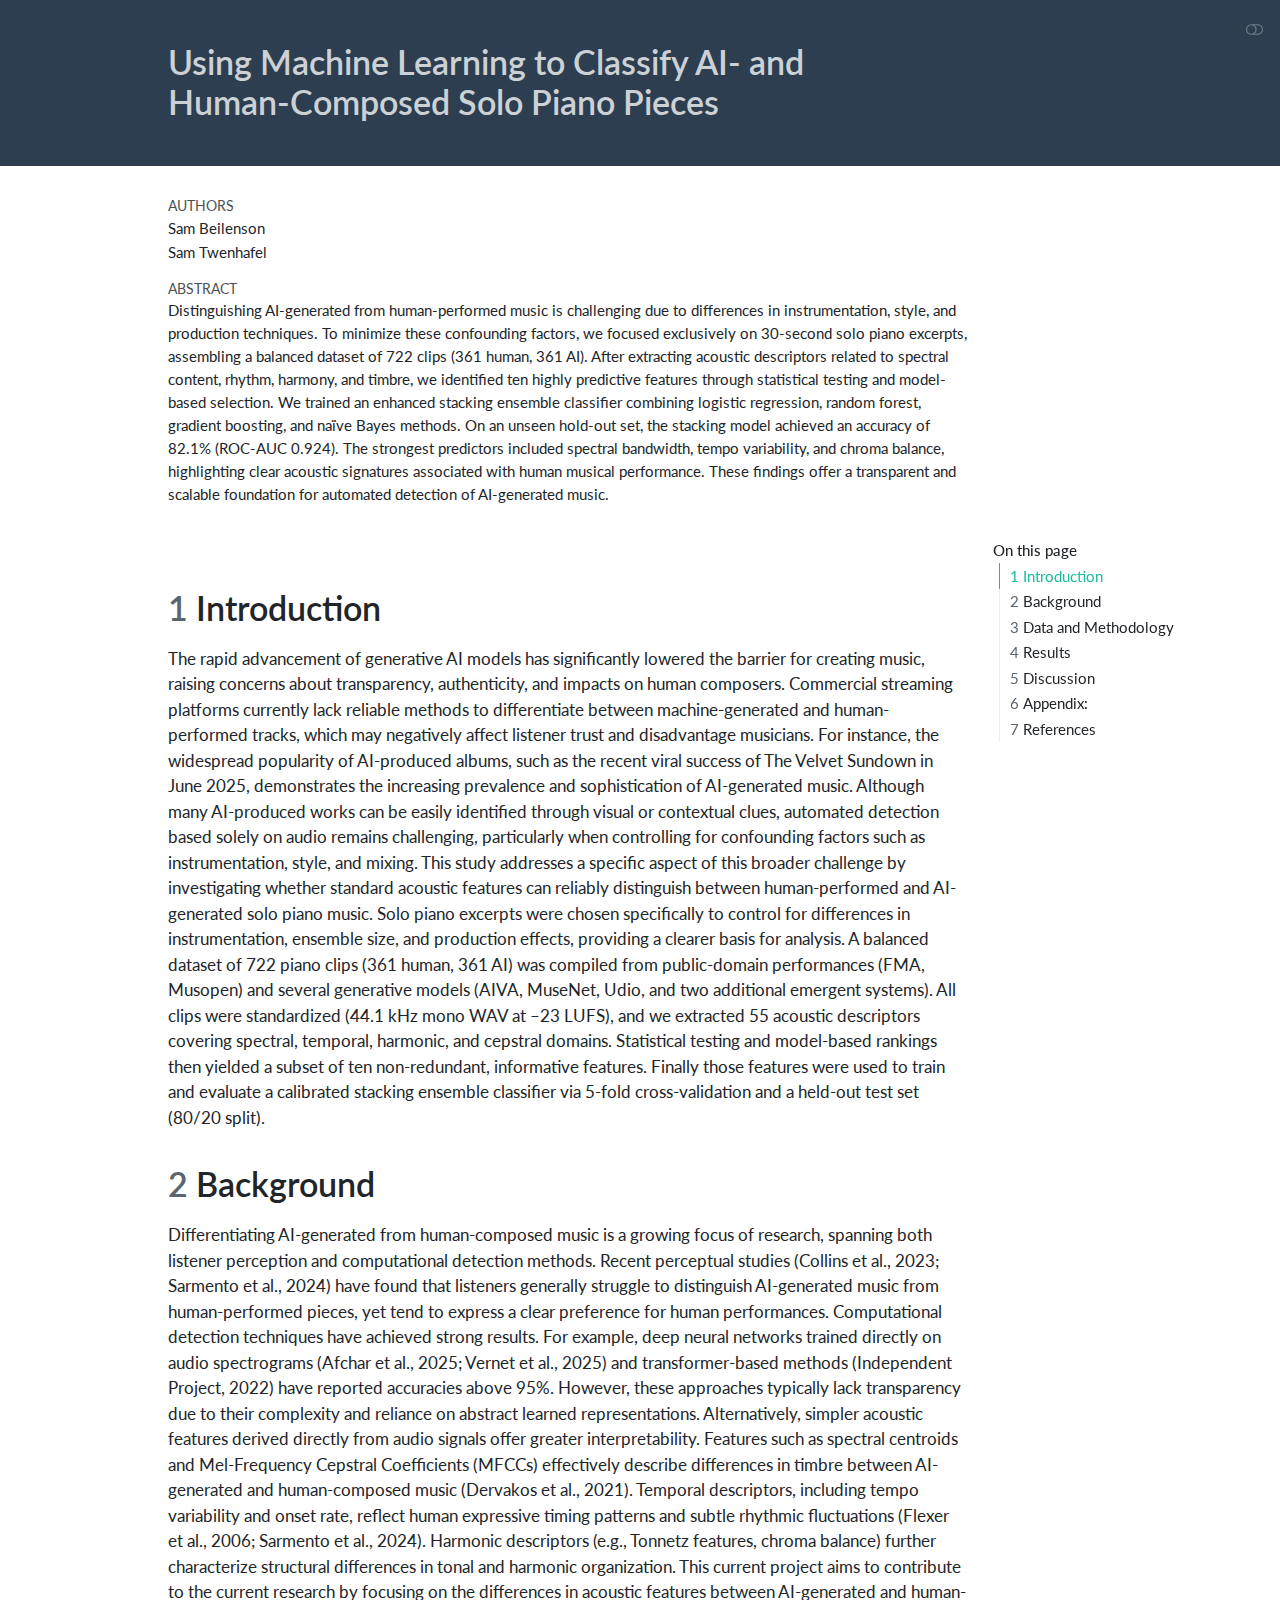
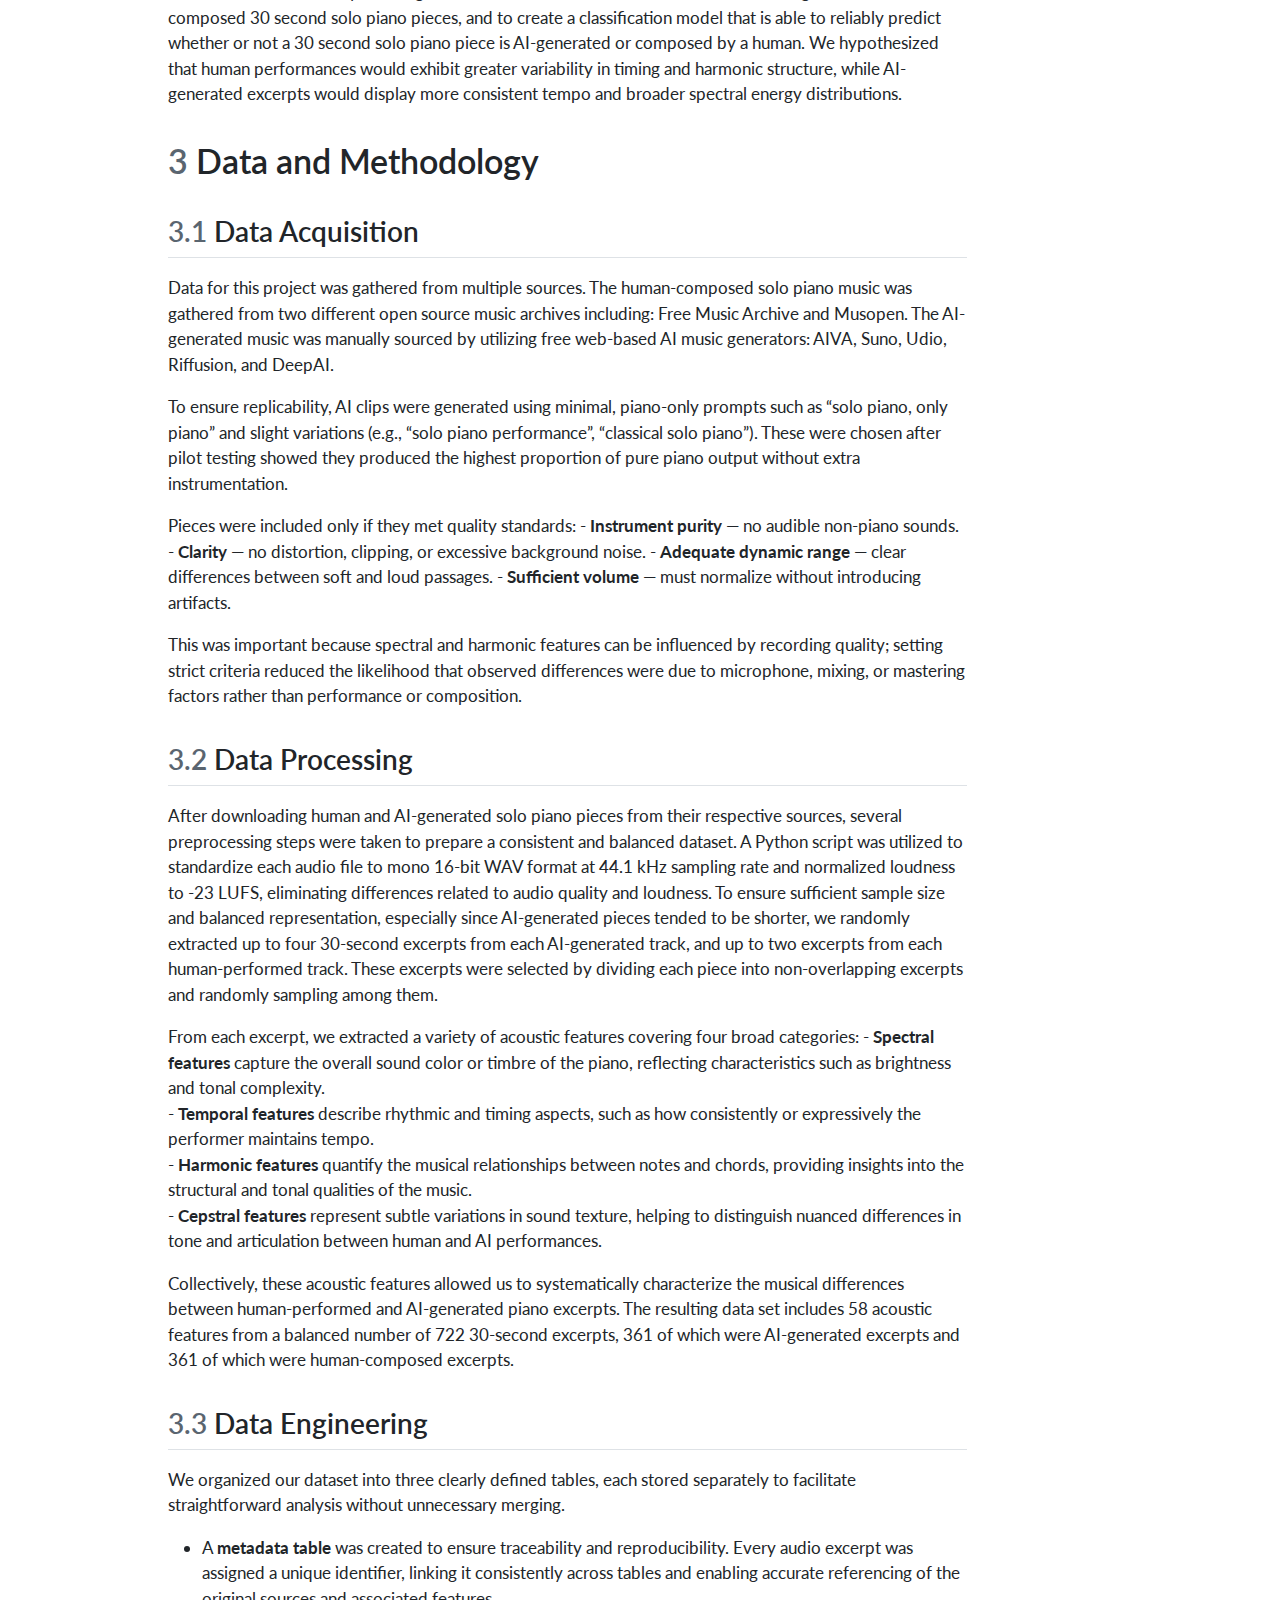
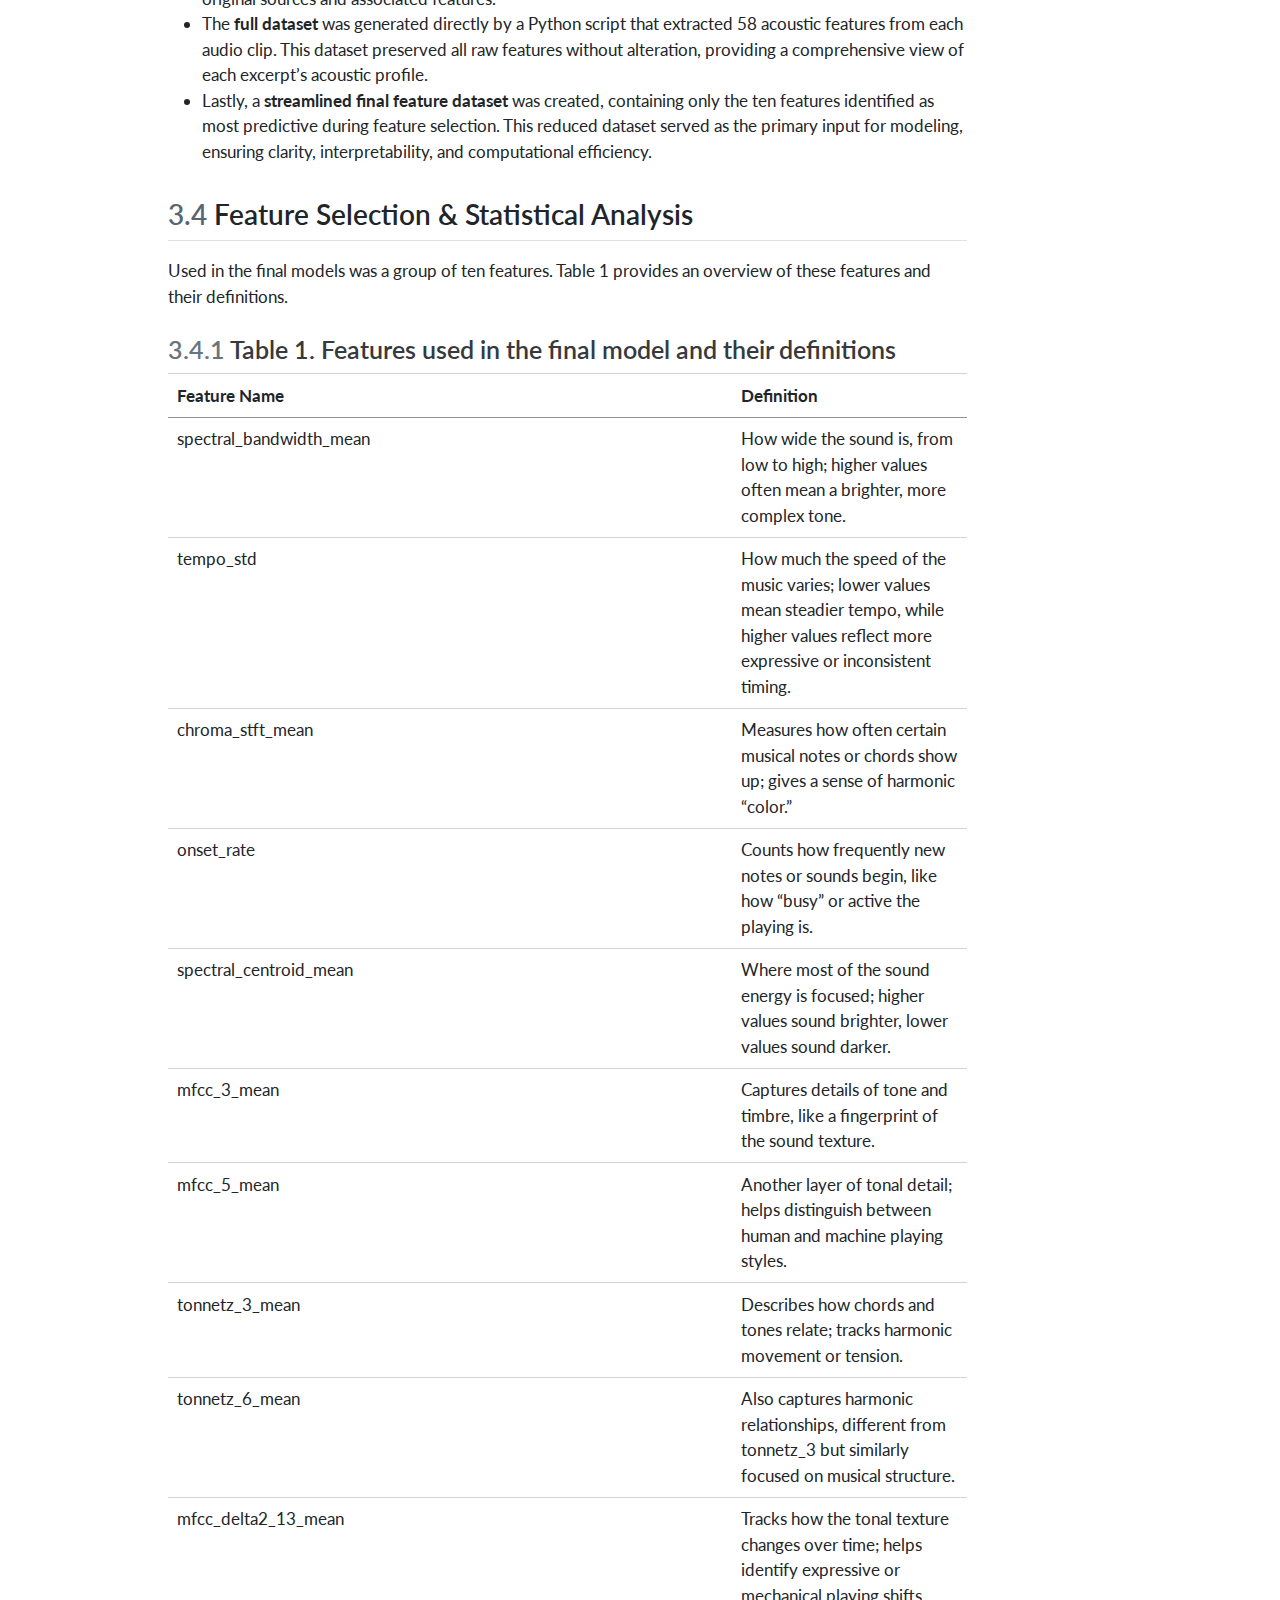
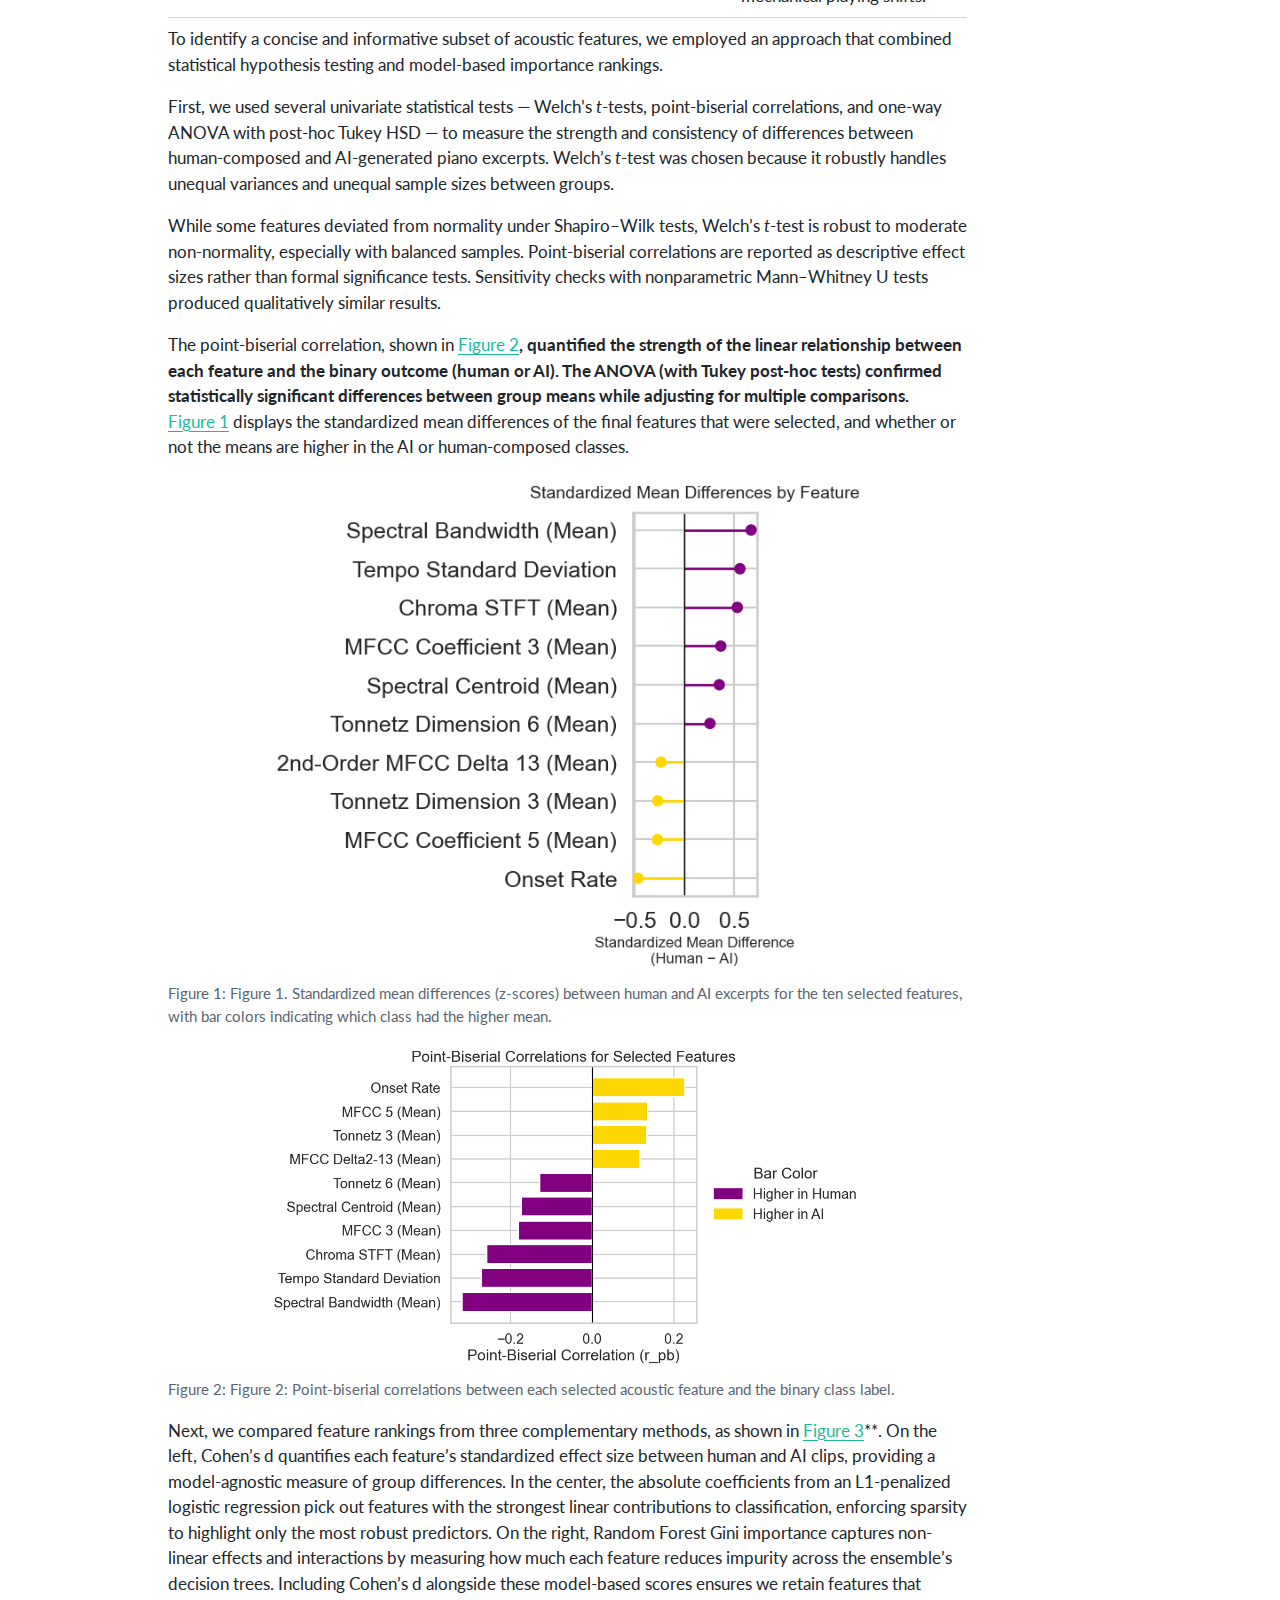
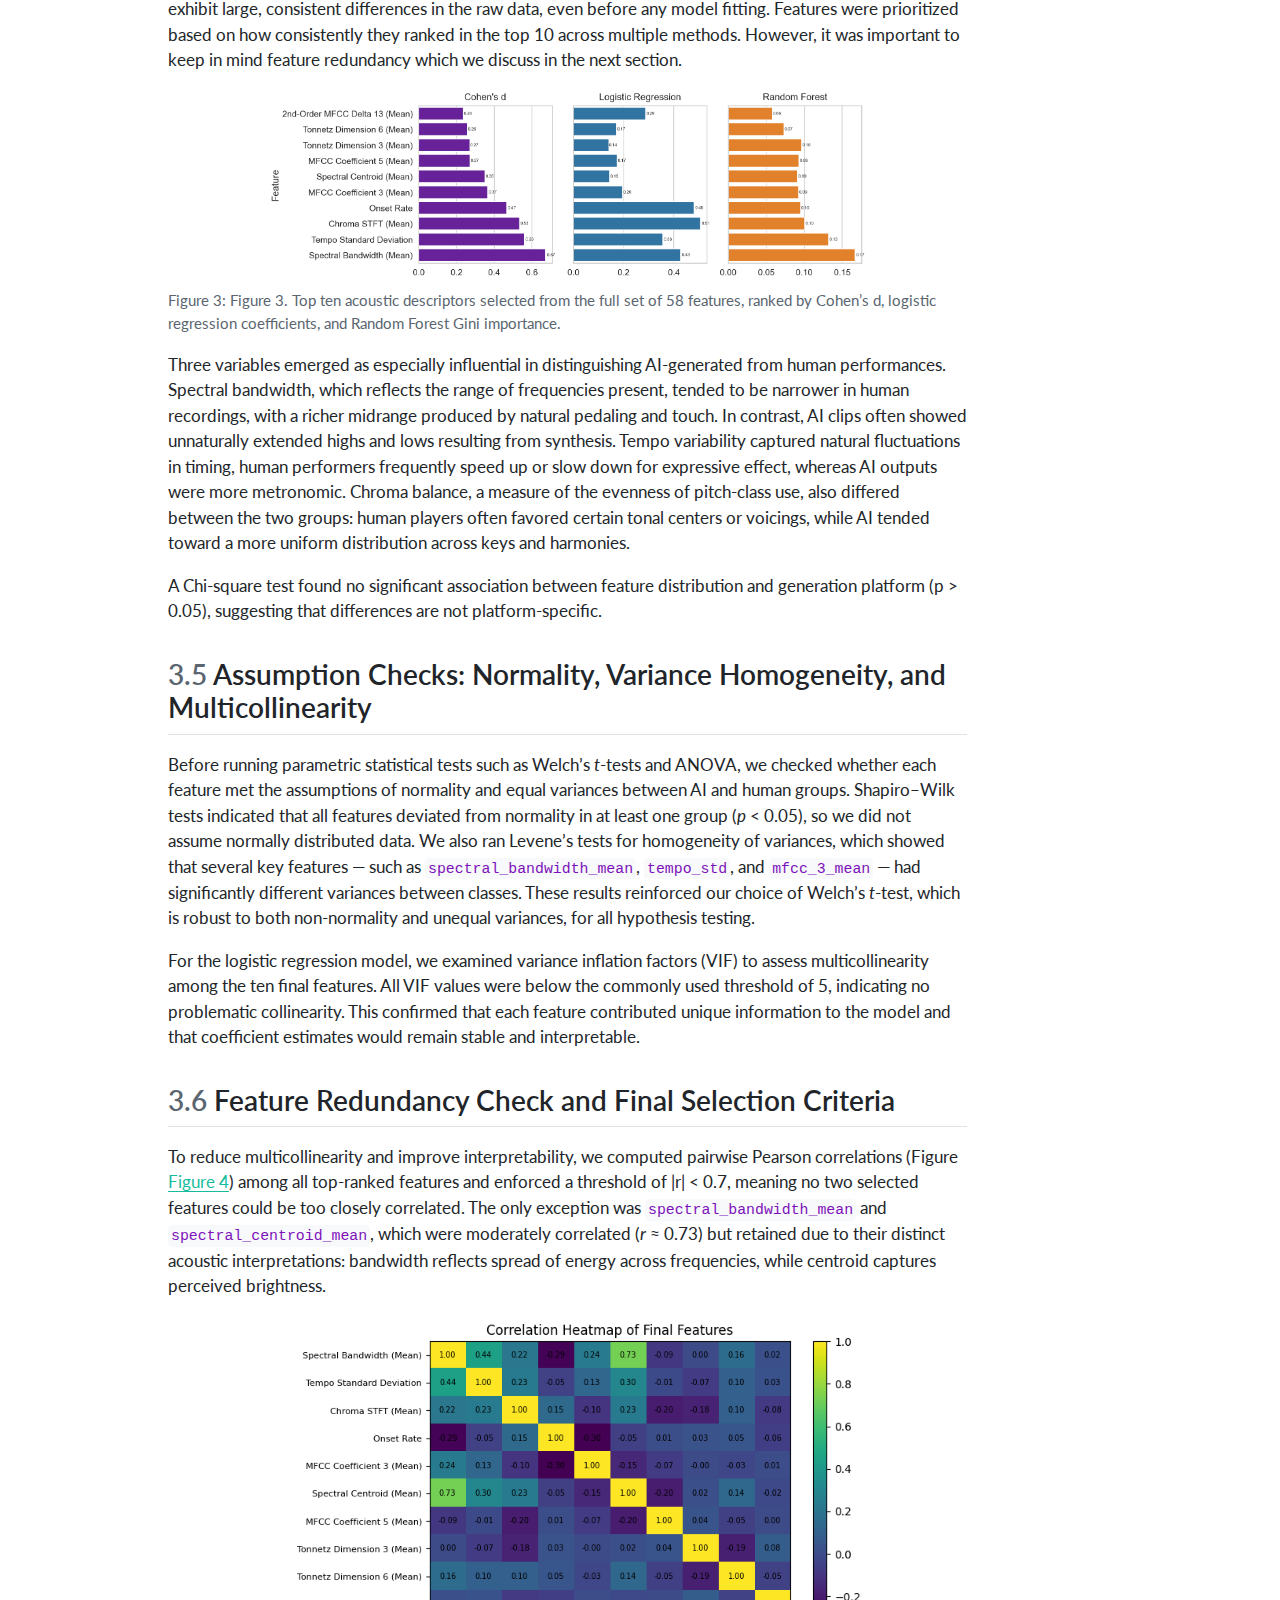
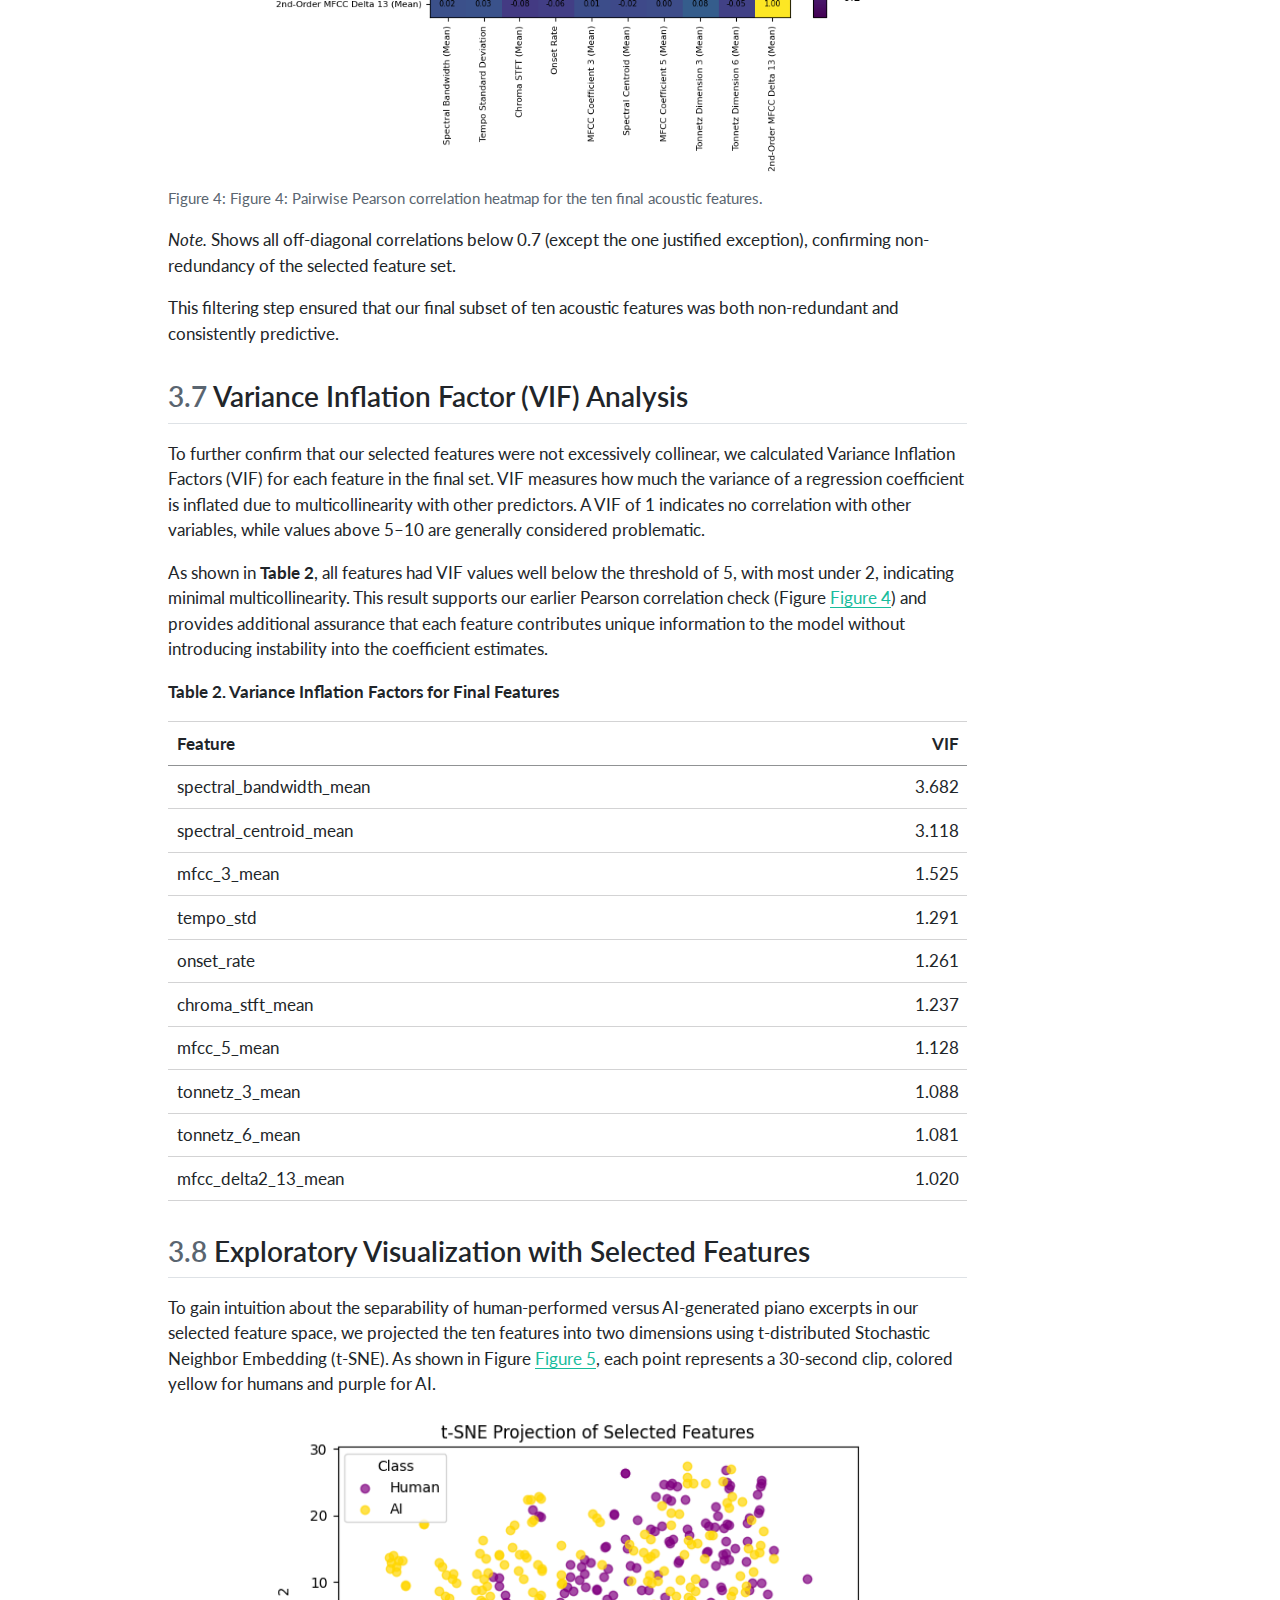
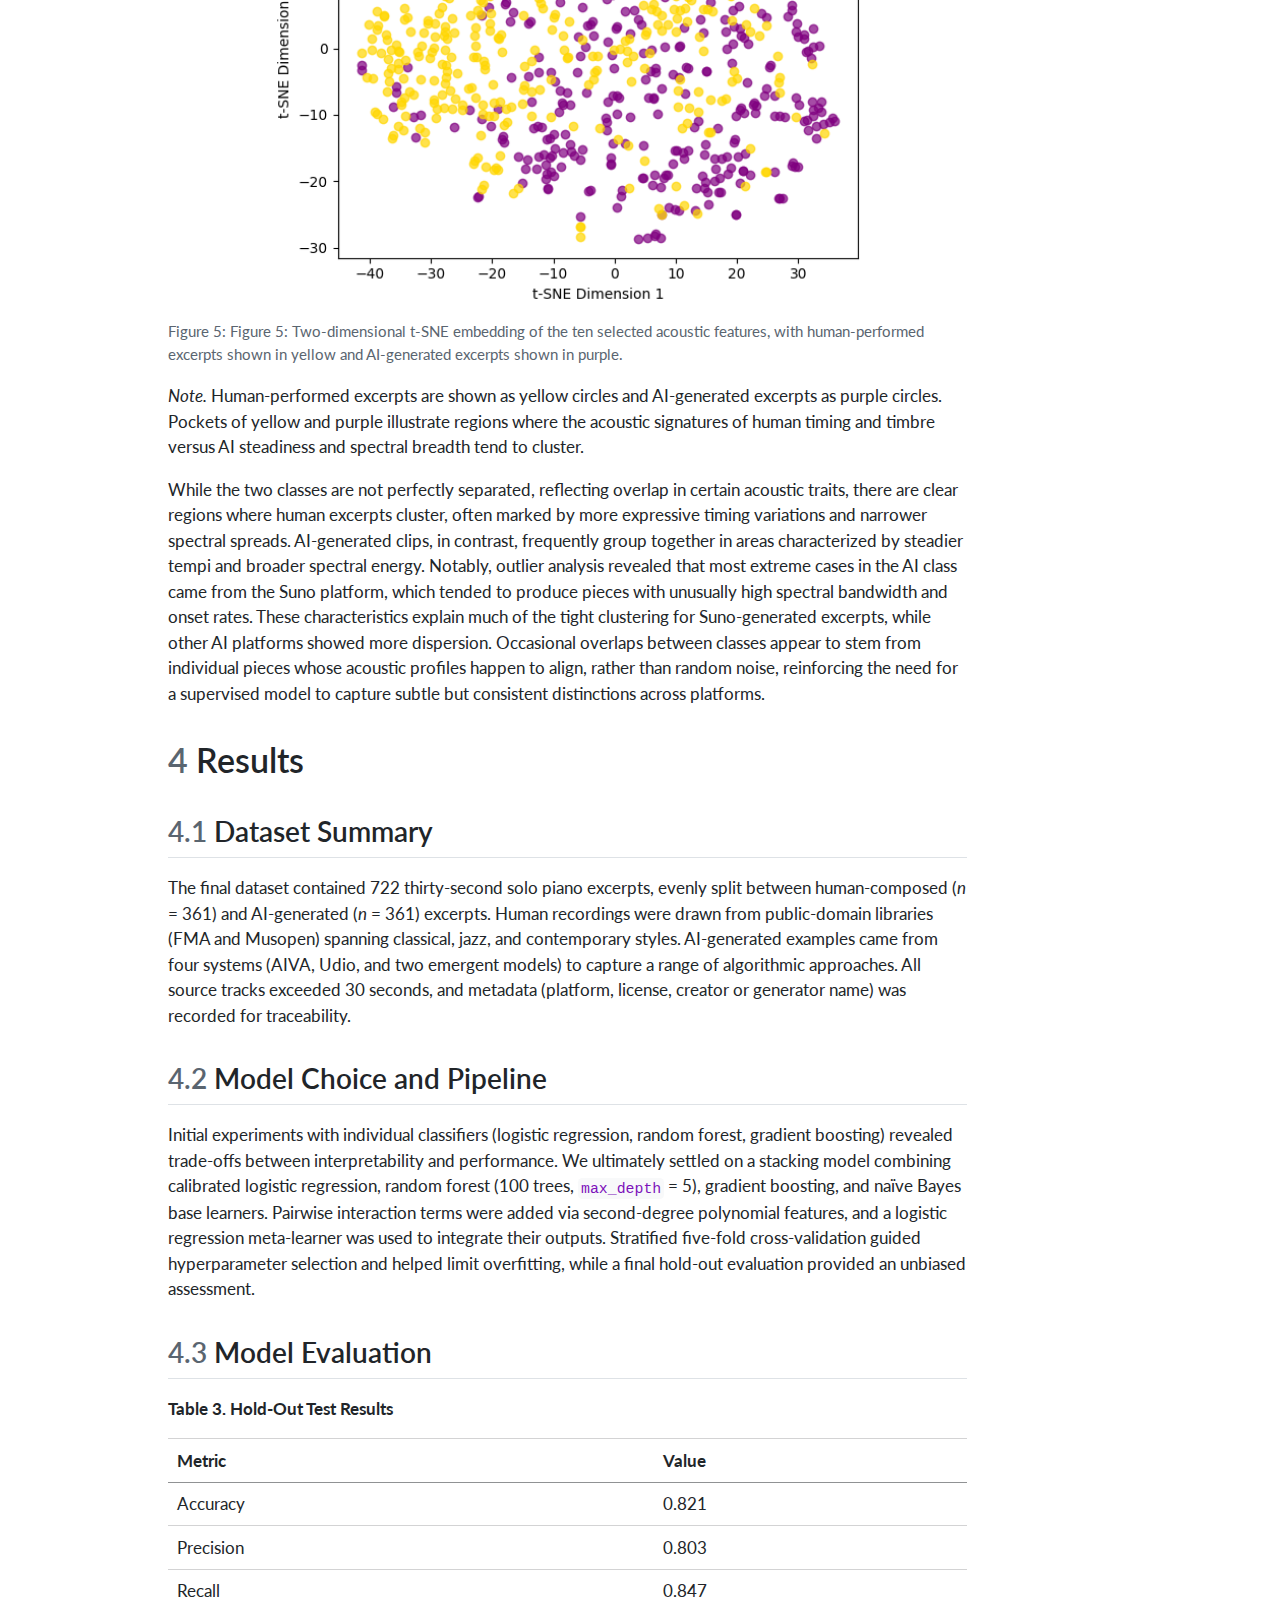
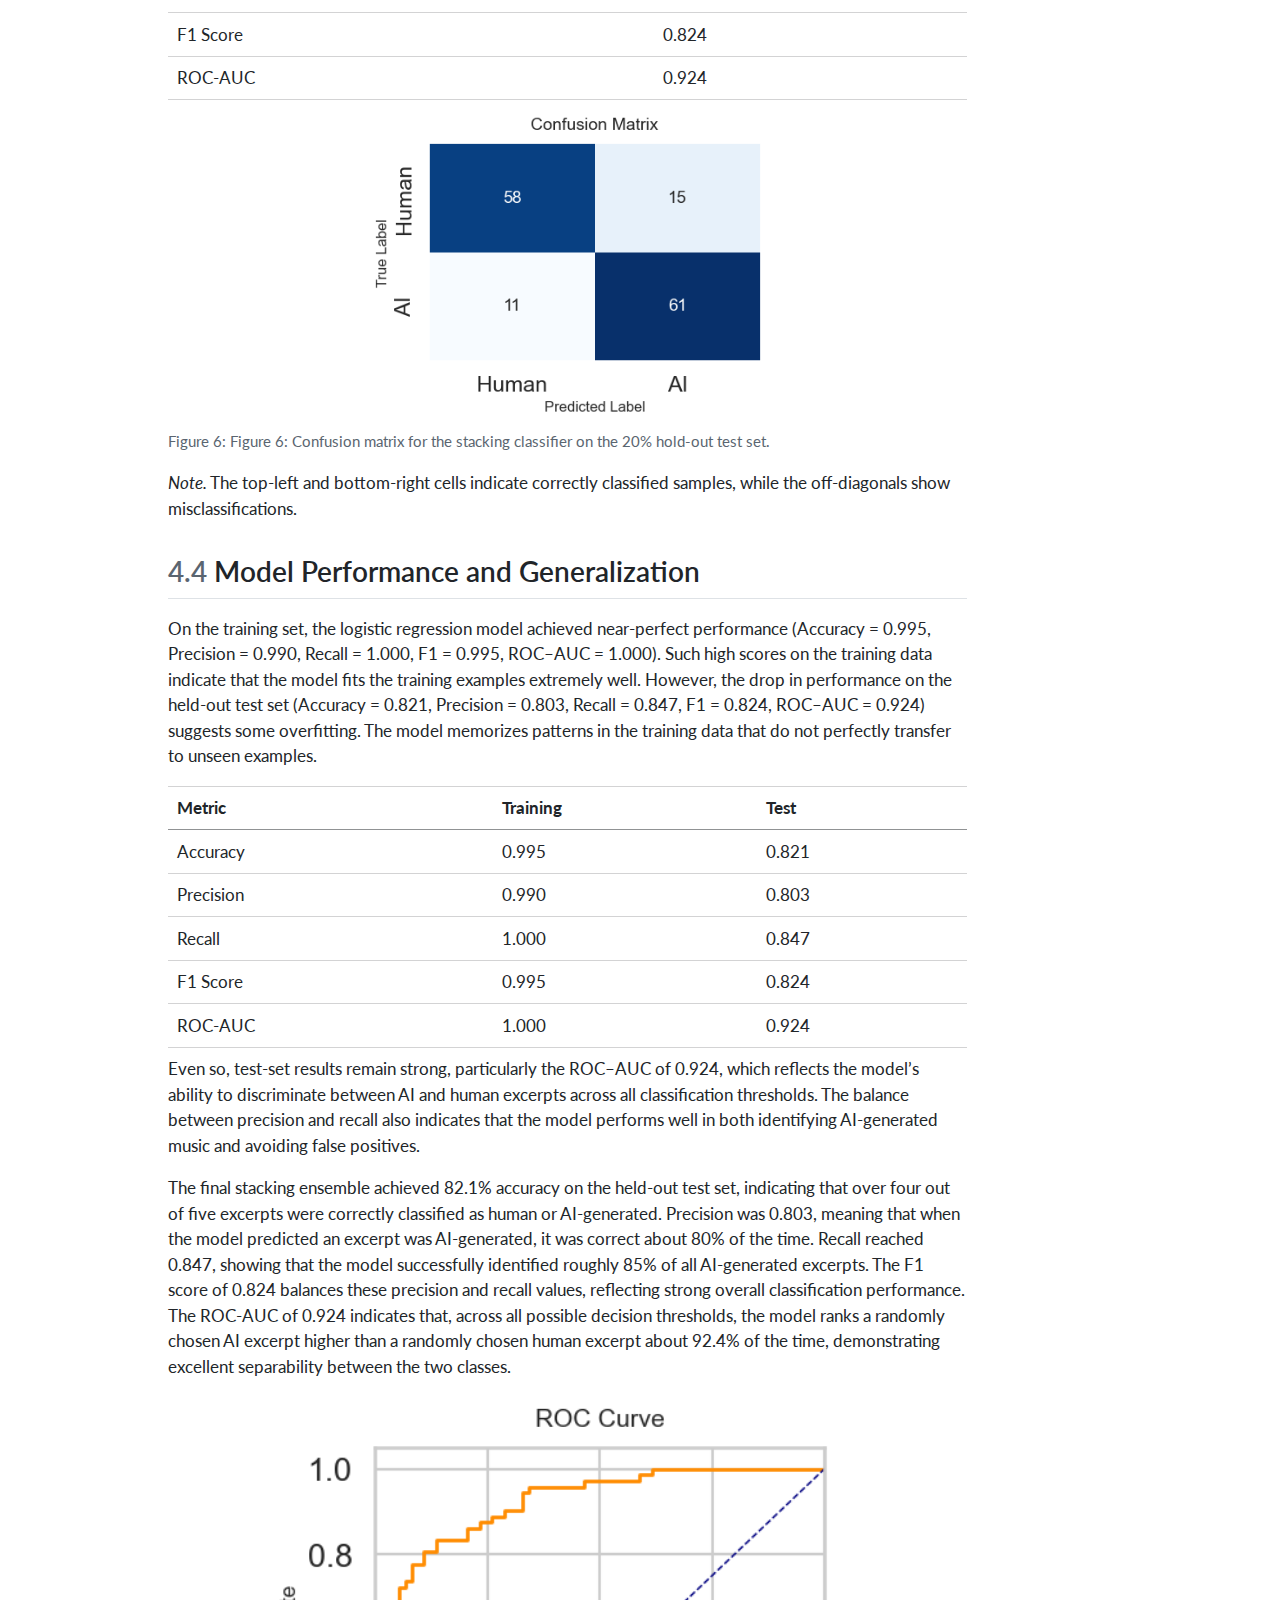
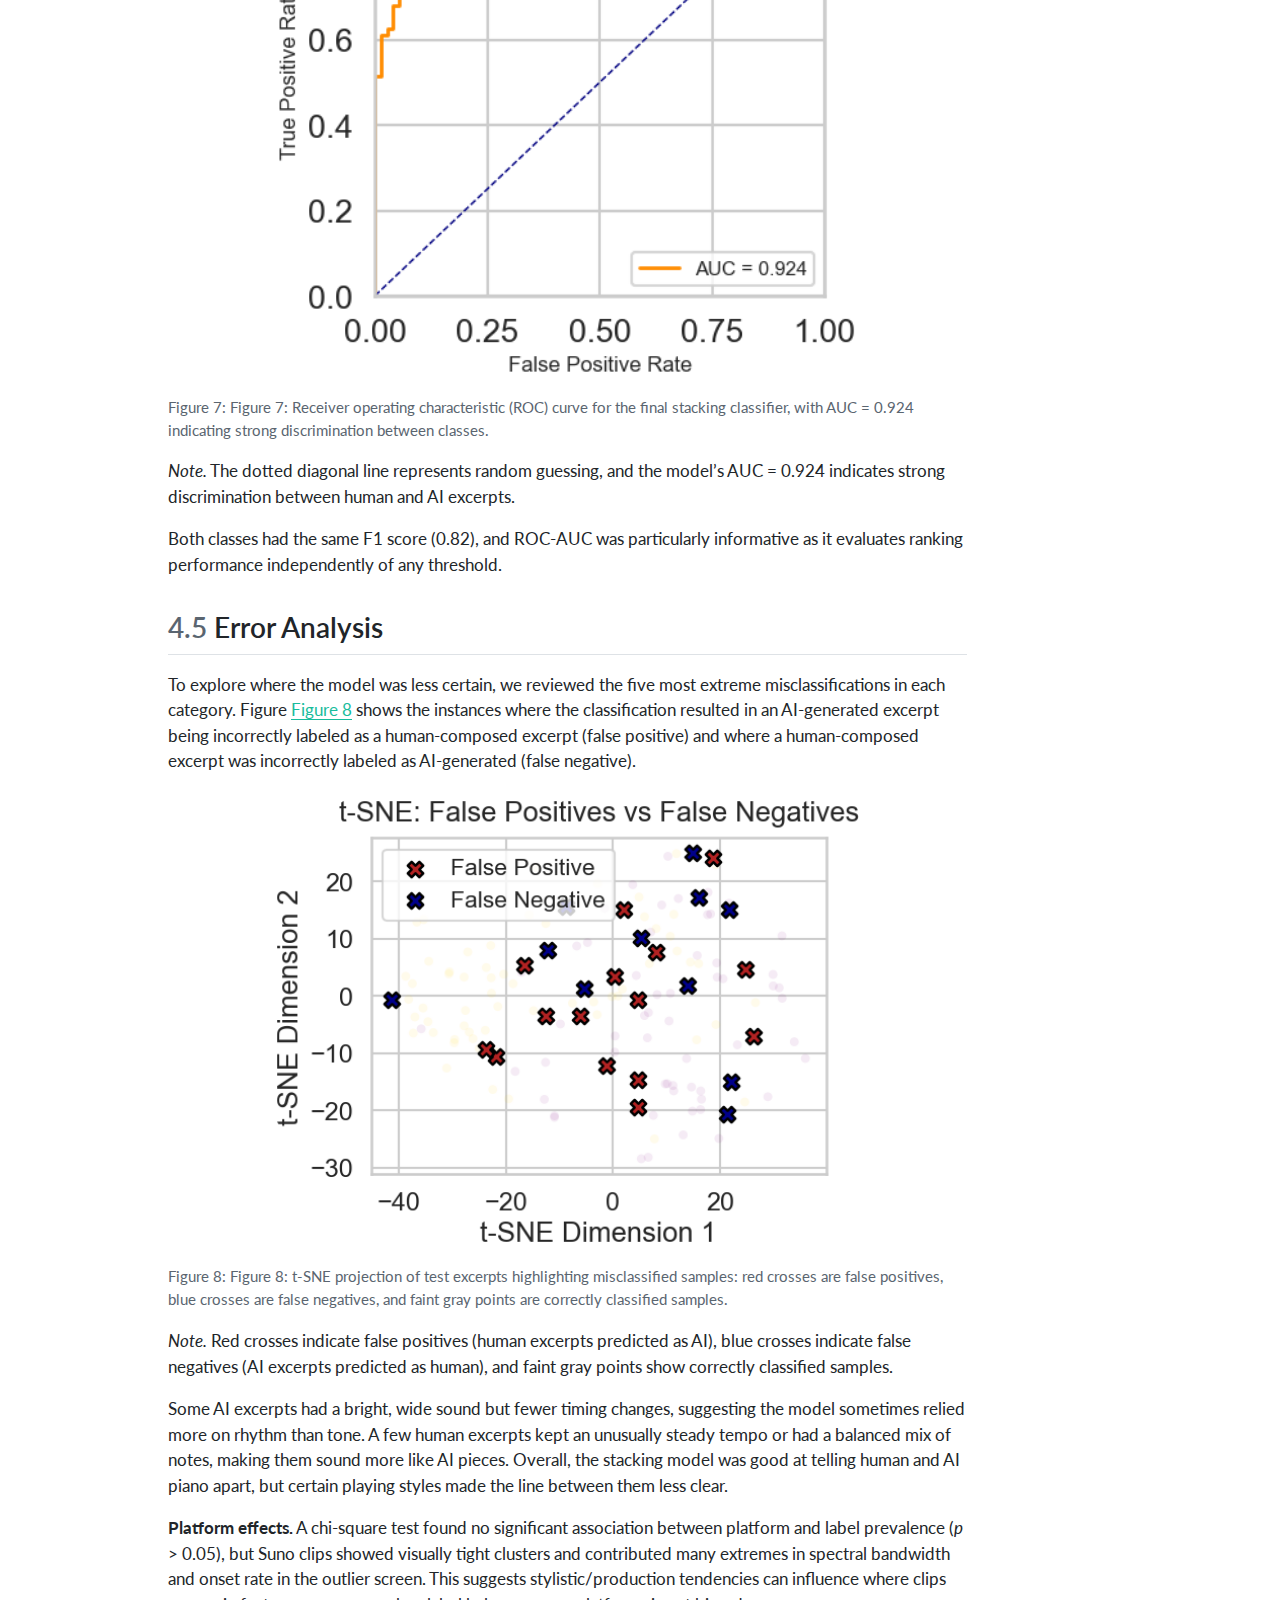
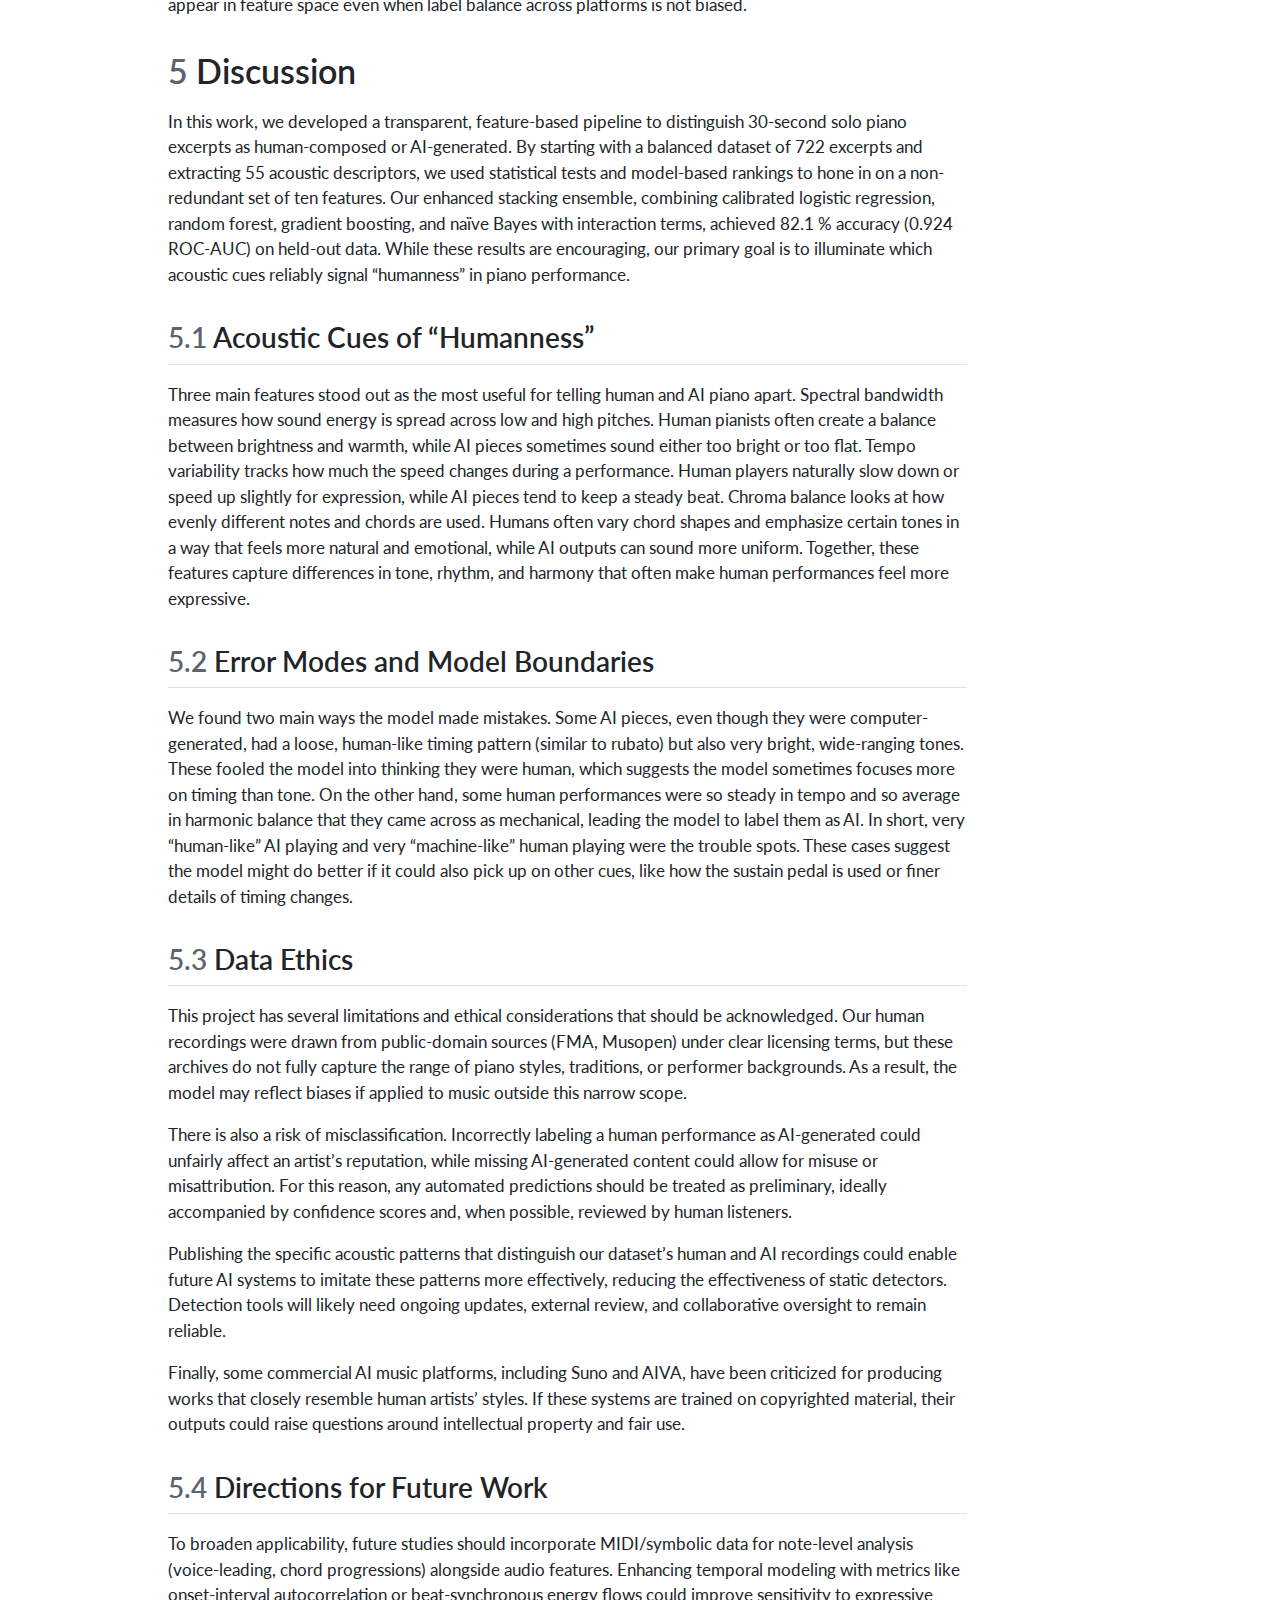
<file: index.html>
<!DOCTYPE html>
<html xmlns="http://www.w3.org/1999/xhtml" lang="en" xml:lang="en"><head>

<meta charset="utf-8">
<meta name="generator" content="quarto-1.7.32">

<meta name="viewport" content="width=device-width, initial-scale=1.0, user-scalable=yes">


<title>Using Machine Learning to Classify AI‑ and Human‑Composed Solo Piano Pieces</title>
<style>
code{white-space: pre-wrap;}
span.smallcaps{font-variant: small-caps;}
div.columns{display: flex; gap: min(4vw, 1.5em);}
div.column{flex: auto; overflow-x: auto;}
div.hanging-indent{margin-left: 1.5em; text-indent: -1.5em;}
ul.task-list{list-style: none;}
ul.task-list li input[type="checkbox"] {
  width: 0.8em;
  margin: 0 0.8em 0.2em -1em; /* quarto-specific, see https://github.com/quarto-dev/quarto-cli/issues/4556 */ 
  vertical-align: middle;
}
</style>


<script src="site_libs/quarto-nav/quarto-nav.js"></script>
<script src="site_libs/clipboard/clipboard.min.js"></script>
<script src="site_libs/quarto-search/autocomplete.umd.js"></script>
<script src="site_libs/quarto-search/fuse.min.js"></script>
<script src="site_libs/quarto-search/quarto-search.js"></script>
<meta name="quarto:offset" content="./">
<script src="site_libs/quarto-html/quarto.js" type="module"></script>
<script src="site_libs/quarto-html/tabsets/tabsets.js" type="module"></script>
<script src="site_libs/quarto-html/popper.min.js"></script>
<script src="site_libs/quarto-html/tippy.umd.min.js"></script>
<script src="site_libs/quarto-html/anchor.min.js"></script>
<link href="site_libs/quarto-html/tippy.css" rel="stylesheet">
<link href="site_libs/quarto-html/quarto-syntax-highlighting-37eea08aefeeee20ff55810ff984fec1.css" rel="stylesheet" class="quarto-color-scheme" id="quarto-text-highlighting-styles">
<link href="site_libs/quarto-html/quarto-syntax-highlighting-dark-2fef5ea3f8957b3e4ecc936fc74692ca.css" rel="stylesheet" class="quarto-color-scheme quarto-color-alternate" id="quarto-text-highlighting-styles">
<link href="site_libs/quarto-html/quarto-syntax-highlighting-37eea08aefeeee20ff55810ff984fec1.css" rel="stylesheet" class="quarto-color-scheme-extra" id="quarto-text-highlighting-styles">
<script src="site_libs/bootstrap/bootstrap.min.js"></script>
<link href="site_libs/bootstrap/bootstrap-icons.css" rel="stylesheet">
<link href="site_libs/bootstrap/bootstrap-6bdd2aebeb936dcddaa5f935a5de481c.min.css" rel="stylesheet" append-hash="true" class="quarto-color-scheme" id="quarto-bootstrap" data-mode="light">
<link href="site_libs/bootstrap/bootstrap-dark-ccd81253fefb92e9cd3f9eb5b5d87b54.min.css" rel="stylesheet" append-hash="true" class="quarto-color-scheme quarto-color-alternate" id="quarto-bootstrap" data-mode="dark">
<link href="site_libs/bootstrap/bootstrap-6bdd2aebeb936dcddaa5f935a5de481c.min.css" rel="stylesheet" append-hash="true" class="quarto-color-scheme-extra" id="quarto-bootstrap" data-mode="light">
<script id="quarto-search-options" type="application/json">{
  "location": "sidebar",
  "copy-button": false,
  "collapse-after": 3,
  "panel-placement": "start",
  "type": "textbox",
  "limit": 50,
  "keyboard-shortcut": [
    "f",
    "/",
    "s"
  ],
  "show-item-context": false,
  "language": {
    "search-no-results-text": "No results",
    "search-matching-documents-text": "matching documents",
    "search-copy-link-title": "Copy link to search",
    "search-hide-matches-text": "Hide additional matches",
    "search-more-match-text": "more match in this document",
    "search-more-matches-text": "more matches in this document",
    "search-clear-button-title": "Clear",
    "search-text-placeholder": "",
    "search-detached-cancel-button-title": "Cancel",
    "search-submit-button-title": "Submit",
    "search-label": "Search"
  }
}</script>


</head>

<body class="quarto-light"><script id="quarto-html-before-body" type="application/javascript">
    const toggleBodyColorMode = (bsSheetEl) => {
      const mode = bsSheetEl.getAttribute("data-mode");
      const bodyEl = window.document.querySelector("body");
      if (mode === "dark") {
        bodyEl.classList.add("quarto-dark");
        bodyEl.classList.remove("quarto-light");
      } else {
        bodyEl.classList.add("quarto-light");
        bodyEl.classList.remove("quarto-dark");
      }
    }
    const toggleBodyColorPrimary = () => {
      const bsSheetEl = window.document.querySelector("link#quarto-bootstrap:not([rel=disabled-stylesheet])");
      if (bsSheetEl) {
        toggleBodyColorMode(bsSheetEl);
      }
    }
    const setColorSchemeToggle = (alternate) => {
      const toggles = window.document.querySelectorAll('.quarto-color-scheme-toggle');
      for (let i=0; i < toggles.length; i++) {
        const toggle = toggles[i];
        if (toggle) {
          if (alternate) {
            toggle.classList.add("alternate");
          } else {
            toggle.classList.remove("alternate");
          }
        }
      }
    };
    const toggleColorMode = (alternate) => {
      // Switch the stylesheets
      const primaryStylesheets = window.document.querySelectorAll('link.quarto-color-scheme:not(.quarto-color-alternate)');
      const alternateStylesheets = window.document.querySelectorAll('link.quarto-color-scheme.quarto-color-alternate');
      manageTransitions('#quarto-margin-sidebar .nav-link', false);
      if (alternate) {
        // note: dark is layered on light, we don't disable primary!
        enableStylesheet(alternateStylesheets);
        for (const sheetNode of alternateStylesheets) {
          if (sheetNode.id === "quarto-bootstrap") {
            toggleBodyColorMode(sheetNode);
          }
        }
      } else {
        disableStylesheet(alternateStylesheets);
        enableStylesheet(primaryStylesheets)
        toggleBodyColorPrimary();
      }
      manageTransitions('#quarto-margin-sidebar .nav-link', true);
      // Switch the toggles
      setColorSchemeToggle(alternate)
      // Hack to workaround the fact that safari doesn't
      // properly recolor the scrollbar when toggling (#1455)
      if (navigator.userAgent.indexOf('Safari') > 0 && navigator.userAgent.indexOf('Chrome') == -1) {
        manageTransitions("body", false);
        window.scrollTo(0, 1);
        setTimeout(() => {
          window.scrollTo(0, 0);
          manageTransitions("body", true);
        }, 40);
      }
    }
    const disableStylesheet = (stylesheets) => {
      for (let i=0; i < stylesheets.length; i++) {
        const stylesheet = stylesheets[i];
        stylesheet.rel = 'disabled-stylesheet';
      }
    }
    const enableStylesheet = (stylesheets) => {
      for (let i=0; i < stylesheets.length; i++) {
        const stylesheet = stylesheets[i];
        if(stylesheet.rel !== 'stylesheet') { // for Chrome, which will still FOUC without this check
          stylesheet.rel = 'stylesheet';
        }
      }
    }
    const manageTransitions = (selector, allowTransitions) => {
      const els = window.document.querySelectorAll(selector);
      for (let i=0; i < els.length; i++) {
        const el = els[i];
        if (allowTransitions) {
          el.classList.remove('notransition');
        } else {
          el.classList.add('notransition');
        }
      }
    }
    const isFileUrl = () => {
      return window.location.protocol === 'file:';
    }
    const hasAlternateSentinel = () => {
      let styleSentinel = getColorSchemeSentinel();
      if (styleSentinel !== null) {
        return styleSentinel === "alternate";
      } else {
        return false;
      }
    }
    const setStyleSentinel = (alternate) => {
      const value = alternate ? "alternate" : "default";
      if (!isFileUrl()) {
        window.localStorage.setItem("quarto-color-scheme", value);
      } else {
        localAlternateSentinel = value;
      }
    }
    const getColorSchemeSentinel = () => {
      if (!isFileUrl()) {
        const storageValue = window.localStorage.getItem("quarto-color-scheme");
        return storageValue != null ? storageValue : localAlternateSentinel;
      } else {
        return localAlternateSentinel;
      }
    }
    const toggleGiscusIfUsed = (isAlternate, darkModeDefault) => {
      const baseTheme = document.querySelector('#giscus-base-theme')?.value ?? 'light';
      const alternateTheme = document.querySelector('#giscus-alt-theme')?.value ?? 'dark';
      let newTheme = '';
      if(authorPrefersDark) {
        newTheme = isAlternate ? baseTheme : alternateTheme;
      } else {
        newTheme = isAlternate ? alternateTheme : baseTheme;
      }
      const changeGiscusTheme = () => {
        // From: https://github.com/giscus/giscus/issues/336
        const sendMessage = (message) => {
          const iframe = document.querySelector('iframe.giscus-frame');
          if (!iframe) return;
          iframe.contentWindow.postMessage({ giscus: message }, 'https://giscus.app');
        }
        sendMessage({
          setConfig: {
            theme: newTheme
          }
        });
      }
      const isGiscussLoaded = window.document.querySelector('iframe.giscus-frame') !== null;
      if (isGiscussLoaded) {
        changeGiscusTheme();
      }
    };
    const authorPrefersDark = false;
    const darkModeDefault = authorPrefersDark;
      document.querySelector('link#quarto-text-highlighting-styles.quarto-color-scheme-extra').rel = 'disabled-stylesheet';
      document.querySelector('link#quarto-bootstrap.quarto-color-scheme-extra').rel = 'disabled-stylesheet';
    let localAlternateSentinel = darkModeDefault ? 'alternate' : 'default';
    // Dark / light mode switch
    window.quartoToggleColorScheme = () => {
      // Read the current dark / light value
      let toAlternate = !hasAlternateSentinel();
      toggleColorMode(toAlternate);
      setStyleSentinel(toAlternate);
      toggleGiscusIfUsed(toAlternate, darkModeDefault);
      window.dispatchEvent(new Event('resize'));
    };
    // Switch to dark mode if need be
    if (hasAlternateSentinel()) {
      toggleColorMode(true);
    } else {
      toggleColorMode(false);
    }
  </script>

<div id="quarto-search-results"></div>
<!-- content -->
<header id="title-block-header" class="quarto-title-block default page-columns page-full">
  <div class="quarto-title-banner page-columns page-full">
    <div class="quarto-title column-body">
      <h1 class="title">Using Machine Learning to Classify AI‑ and Human‑Composed Solo Piano Pieces</h1>
                      </div>
  </div>
    
  
  <div class="quarto-title-meta">

      <div>
      <div class="quarto-title-meta-heading">Authors</div>
      <div class="quarto-title-meta-contents">
               <p>Sam Beilenson </p>
               <p>Sam Twenhafel </p>
            </div>
    </div>
      
    
      
    </div>
    
  <div>
    <div class="abstract">
      <div class="block-title">Abstract</div>
      <p>Distinguishing AI-generated from human-performed music is challenging due to differences in instrumentation, style, and production techniques. To minimize these confounding factors, we focused exclusively on 30-second solo piano excerpts, assembling a balanced dataset of 722 clips (361 human, 361 AI). After extracting acoustic descriptors related to spectral content, rhythm, harmony, and timbre, we identified ten highly predictive features through statistical testing and model-based selection. We trained an enhanced stacking ensemble classifier combining logistic regression, random forest, gradient boosting, and naïve Bayes methods. On an unseen hold-out set, the stacking model achieved an accuracy of 82.1% (ROC-AUC 0.924). The strongest predictors included spectral bandwidth, tempo variability, and chroma balance, highlighting clear acoustic signatures associated with human musical performance. These findings offer a transparent and scalable foundation for automated detection of AI-generated music.</p>
    </div>
  </div>
  
  </header><div id="quarto-content" class="quarto-container page-columns page-rows-contents page-layout-article">
<!-- sidebar -->
<!-- margin-sidebar -->
    <div id="quarto-margin-sidebar" class="sidebar margin-sidebar">
        <nav id="TOC" role="doc-toc" class="toc-active">
    <h2 id="toc-title">On this page</h2>
   
  <ul>
  <li><a href="#introduction" id="toc-introduction" class="nav-link active" data-scroll-target="#introduction"><span class="header-section-number">1</span> Introduction</a></li>
  <li><a href="#background" id="toc-background" class="nav-link" data-scroll-target="#background"><span class="header-section-number">2</span> Background</a></li>
  <li><a href="#data-and-methodology" id="toc-data-and-methodology" class="nav-link" data-scroll-target="#data-and-methodology"><span class="header-section-number">3</span> Data and Methodology</a>
  <ul class="collapse">
  <li><a href="#data-acquisition" id="toc-data-acquisition" class="nav-link" data-scroll-target="#data-acquisition"><span class="header-section-number">3.1</span> Data Acquisition</a></li>
  <li><a href="#data-processing" id="toc-data-processing" class="nav-link" data-scroll-target="#data-processing"><span class="header-section-number">3.2</span> Data Processing</a></li>
  <li><a href="#data-engineering" id="toc-data-engineering" class="nav-link" data-scroll-target="#data-engineering"><span class="header-section-number">3.3</span> Data Engineering</a></li>
  <li><a href="#feature-selection-statistical-analysis" id="toc-feature-selection-statistical-analysis" class="nav-link" data-scroll-target="#feature-selection-statistical-analysis"><span class="header-section-number">3.4</span> Feature Selection &amp; Statistical Analysis</a>
  <ul class="collapse">
  <li><a href="#table-1.-features-used-in-the-final-model-and-their-definitions" id="toc-table-1.-features-used-in-the-final-model-and-their-definitions" class="nav-link" data-scroll-target="#table-1.-features-used-in-the-final-model-and-their-definitions"><span class="header-section-number">3.4.1</span> Table 1. Features used in the final model and their definitions</a></li>
  </ul></li>
  <li><a href="#assumption-checks-normality-variance-homogeneity-and-multicollinearity" id="toc-assumption-checks-normality-variance-homogeneity-and-multicollinearity" class="nav-link" data-scroll-target="#assumption-checks-normality-variance-homogeneity-and-multicollinearity"><span class="header-section-number">3.5</span> Assumption Checks: Normality, Variance Homogeneity, and Multicollinearity</a></li>
  <li><a href="#feature-redundancy-check-and-final-selection-criteria" id="toc-feature-redundancy-check-and-final-selection-criteria" class="nav-link" data-scroll-target="#feature-redundancy-check-and-final-selection-criteria"><span class="header-section-number">3.6</span> Feature Redundancy Check and Final Selection Criteria</a></li>
  <li><a href="#variance-inflation-factor-vif-analysis" id="toc-variance-inflation-factor-vif-analysis" class="nav-link" data-scroll-target="#variance-inflation-factor-vif-analysis"><span class="header-section-number">3.7</span> Variance Inflation Factor (VIF) Analysis</a></li>
  <li><a href="#exploratory-visualization-with-selected-features" id="toc-exploratory-visualization-with-selected-features" class="nav-link" data-scroll-target="#exploratory-visualization-with-selected-features"><span class="header-section-number">3.8</span> Exploratory Visualization with Selected Features</a></li>
  </ul></li>
  <li><a href="#results" id="toc-results" class="nav-link" data-scroll-target="#results"><span class="header-section-number">4</span> Results</a>
  <ul class="collapse">
  <li><a href="#dataset-summary" id="toc-dataset-summary" class="nav-link" data-scroll-target="#dataset-summary"><span class="header-section-number">4.1</span> Dataset Summary</a></li>
  <li><a href="#model-choice-and-pipeline" id="toc-model-choice-and-pipeline" class="nav-link" data-scroll-target="#model-choice-and-pipeline"><span class="header-section-number">4.2</span> Model Choice and Pipeline</a></li>
  <li><a href="#model-evaluation" id="toc-model-evaluation" class="nav-link" data-scroll-target="#model-evaluation"><span class="header-section-number">4.3</span> Model Evaluation</a></li>
  <li><a href="#model-performance-and-generalization" id="toc-model-performance-and-generalization" class="nav-link" data-scroll-target="#model-performance-and-generalization"><span class="header-section-number">4.4</span> Model Performance and Generalization</a></li>
  <li><a href="#error-analysis" id="toc-error-analysis" class="nav-link" data-scroll-target="#error-analysis"><span class="header-section-number">4.5</span> Error Analysis</a></li>
  </ul></li>
  <li><a href="#discussion" id="toc-discussion" class="nav-link" data-scroll-target="#discussion"><span class="header-section-number">5</span> Discussion</a>
  <ul class="collapse">
  <li><a href="#acoustic-cues-of-humanness" id="toc-acoustic-cues-of-humanness" class="nav-link" data-scroll-target="#acoustic-cues-of-humanness"><span class="header-section-number">5.1</span> Acoustic Cues of “Humanness”</a></li>
  <li><a href="#error-modes-and-model-boundaries" id="toc-error-modes-and-model-boundaries" class="nav-link" data-scroll-target="#error-modes-and-model-boundaries"><span class="header-section-number">5.2</span> Error Modes and Model Boundaries</a></li>
  <li><a href="#data-ethics" id="toc-data-ethics" class="nav-link" data-scroll-target="#data-ethics"><span class="header-section-number">5.3</span> Data Ethics</a></li>
  <li><a href="#directions-for-future-work" id="toc-directions-for-future-work" class="nav-link" data-scroll-target="#directions-for-future-work"><span class="header-section-number">5.4</span> Directions for Future Work</a></li>
  </ul></li>
  <li><a href="#appendix" id="toc-appendix" class="nav-link" data-scroll-target="#appendix"><span class="header-section-number">6</span> Appendix:</a></li>
  <li><a href="#references" id="toc-references" class="nav-link" data-scroll-target="#references"><span class="header-section-number">7</span> References</a></li>
  </ul>
</nav>
    </div>
<!-- main -->
<main class="content quarto-banner-title-block" id="quarto-document-content">






<section id="introduction" class="level1" data-number="1">
<h1 data-number="1"><span class="header-section-number">1</span> Introduction</h1>
<p>The rapid advancement of generative AI models has significantly lowered the barrier for creating music, raising concerns about transparency, authenticity, and impacts on human composers. Commercial streaming platforms currently lack reliable methods to differentiate between machine-generated and human-performed tracks, which may negatively affect listener trust and disadvantage musicians. For instance, the widespread popularity of AI-produced albums, such as the recent viral success of The Velvet Sundown in June 2025, demonstrates the increasing prevalence and sophistication of AI-generated music. Although many AI-produced works can be easily identified through visual or contextual clues, automated detection based solely on audio remains challenging, particularly when controlling for confounding factors such as instrumentation, style, and mixing. This study addresses a specific aspect of this broader challenge by investigating whether standard acoustic features can reliably distinguish between human-performed and AI-generated solo piano music. Solo piano excerpts were chosen specifically to control for differences in instrumentation, ensemble size, and production effects, providing a clearer basis for analysis. A balanced dataset of 722 piano clips (361 human, 361 AI) was compiled from public-domain performances (FMA, Musopen) and several generative models (AIVA, MuseNet, Udio, and two additional emergent systems). All clips were standardized (44.1 kHz mono WAV at –23 LUFS), and we extracted 55 acoustic descriptors covering spectral, temporal, harmonic, and cepstral domains. Statistical testing and model-based rankings then yielded a subset of ten non-redundant, informative features. Finally those features were used to train and evaluate a calibrated stacking ensemble classifier via 5-fold cross-validation and a held-out test set (80/20 split).</p>
</section>
<section id="background" class="level1" data-number="2">
<h1 data-number="2"><span class="header-section-number">2</span> Background</h1>
<p>Differentiating AI-generated from human-composed music is a growing focus of research, spanning both listener perception and computational detection methods. Recent perceptual studies (Collins et al., 2023; Sarmento et al., 2024) have found that listeners generally struggle to distinguish AI-generated music from human-performed pieces, yet tend to express a clear preference for human performances. Computational detection techniques have achieved strong results. For example, deep neural networks trained directly on audio spectrograms (Afchar et al., 2025; Vernet et al., 2025) and transformer-based methods (Independent Project, 2022) have reported accuracies above 95%. However, these approaches typically lack transparency due to their complexity and reliance on abstract learned representations. Alternatively, simpler acoustic features derived directly from audio signals offer greater interpretability. Features such as spectral centroids and Mel-Frequency Cepstral Coefficients (MFCCs) effectively describe differences in timbre between AI-generated and human-composed music (Dervakos et al., 2021). Temporal descriptors, including tempo variability and onset rate, reflect human expressive timing patterns and subtle rhythmic fluctuations (Flexer et al., 2006; Sarmento et al., 2024). Harmonic descriptors (e.g., Tonnetz features, chroma balance) further characterize structural differences in tonal and harmonic organization. This current project aims to contribute to the current research by focusing on the differences in acoustic features between AI-generated and human-composed 30 second solo piano pieces, and to create a classification model that is able to reliably predict whether or not a 30 second solo piano piece is AI-generated or composed by a human. We hypothesized that human performances would exhibit greater variability in timing and harmonic structure, while AI-generated excerpts would display more consistent tempo and broader spectral energy distributions.</p>
</section>
<section id="data-and-methodology" class="level1" data-number="3">
<h1 data-number="3"><span class="header-section-number">3</span> Data and Methodology</h1>
<section id="data-acquisition" class="level2" data-number="3.1">
<h2 data-number="3.1" class="anchored" data-anchor-id="data-acquisition"><span class="header-section-number">3.1</span> Data Acquisition</h2>
<p>Data for this project was gathered from multiple sources. The human-composed solo piano music was gathered from two different open source music archives including: Free Music Archive and Musopen. The AI-generated music was manually sourced by utilizing free web-based AI music generators: AIVA, Suno, Udio, Riffusion, and DeepAI.</p>
<p>To ensure replicability, AI clips were generated using minimal, piano-only prompts such as “solo piano, only piano” and slight variations (e.g., “solo piano performance”, “classical solo piano”). These were chosen after pilot testing showed they produced the highest proportion of pure piano output without extra instrumentation.</p>
<p>Pieces were included only if they met quality standards: - <strong>Instrument purity</strong> — no audible non-piano sounds. - <strong>Clarity</strong> — no distortion, clipping, or excessive background noise. - <strong>Adequate dynamic range</strong> — clear differences between soft and loud passages. - <strong>Sufficient volume</strong> — must normalize without introducing artifacts.</p>
<p>This was important because spectral and harmonic features can be influenced by recording quality; setting strict criteria reduced the likelihood that observed differences were due to microphone, mixing, or mastering factors rather than performance or composition.</p>
</section>
<section id="data-processing" class="level2" data-number="3.2">
<h2 data-number="3.2" class="anchored" data-anchor-id="data-processing"><span class="header-section-number">3.2</span> Data Processing</h2>
<p>After downloading human and AI-generated solo piano pieces from their respective sources, several preprocessing steps were taken to prepare a consistent and balanced dataset. A Python script was utilized to standardize each audio file to mono 16-bit WAV format at 44.1 kHz sampling rate and normalized loudness to -23 LUFS, eliminating differences related to audio quality and loudness. To ensure sufficient sample size and balanced representation, especially since AI-generated pieces tended to be shorter, we randomly extracted up to four 30-second excerpts from each AI-generated track, and up to two excerpts from each human-performed track. These excerpts were selected by dividing each piece into non-overlapping excerpts and randomly sampling among them.</p>
<p>From each excerpt, we extracted a variety of acoustic features covering four broad categories: - <strong>Spectral features</strong> capture the overall sound color or timbre of the piano, reflecting characteristics such as brightness and tonal complexity.<br>
- <strong>Temporal features</strong> describe rhythmic and timing aspects, such as how consistently or expressively the performer maintains tempo.<br>
- <strong>Harmonic features</strong> quantify the musical relationships between notes and chords, providing insights into the structural and tonal qualities of the music.<br>
- <strong>Cepstral features</strong> represent subtle variations in sound texture, helping to distinguish nuanced differences in tone and articulation between human and AI performances.</p>
<p>Collectively, these acoustic features allowed us to systematically characterize the musical differences between human-performed and AI-generated piano excerpts. The resulting data set includes 58 acoustic features from a balanced number of 722 30-second excerpts, 361 of which were AI-generated excerpts and 361 of which were human-composed excerpts.</p>
</section>
<section id="data-engineering" class="level2" data-number="3.3">
<h2 data-number="3.3" class="anchored" data-anchor-id="data-engineering"><span class="header-section-number">3.3</span> Data Engineering</h2>
<p>We organized our dataset into three clearly defined tables, each stored separately to facilitate straightforward analysis without unnecessary merging.</p>
<ul>
<li>A <strong>metadata table</strong> was created to ensure traceability and reproducibility. Every audio excerpt was assigned a unique identifier, linking it consistently across tables and enabling accurate referencing of the original sources and associated features.</li>
<li>The <strong>full dataset</strong> was generated directly by a Python script that extracted 58 acoustic features from each audio clip. This dataset preserved all raw features without alteration, providing a comprehensive view of each excerpt’s acoustic profile.</li>
<li>Lastly, a <strong>streamlined final feature dataset</strong> was created, containing only the ten features identified as most predictive during feature selection. This reduced dataset served as the primary input for modeling, ensuring clarity, interpretability, and computational efficiency.</li>
</ul>
</section>
<section id="feature-selection-statistical-analysis" class="level2" data-number="3.4">
<h2 data-number="3.4" class="anchored" data-anchor-id="feature-selection-statistical-analysis"><span class="header-section-number">3.4</span> Feature Selection &amp; Statistical Analysis</h2>
<p>Used in the final models was a group of ten features. Table 1 provides an overview of these features and their definitions.</p>
<section id="table-1.-features-used-in-the-final-model-and-their-definitions" class="level3" data-number="3.4.1">
<h3 data-number="3.4.1" class="anchored" data-anchor-id="table-1.-features-used-in-the-final-model-and-their-definitions"><span class="header-section-number">3.4.1</span> Table 1. Features used in the final model and their definitions</h3>
<table class="caption-top table">
<colgroup>
<col style="width: 70%">
<col style="width: 29%">
</colgroup>
<thead>
<tr class="header">
<th>Feature Name</th>
<th>Definition</th>
</tr>
</thead>
<tbody>
<tr class="odd">
<td>spectral_bandwidth_mean</td>
<td>How wide the sound is, from low to high; higher values often mean a brighter, more complex tone.</td>
</tr>
<tr class="even">
<td>tempo_std</td>
<td>How much the speed of the music varies; lower values mean steadier tempo, while higher values reflect more expressive or inconsistent timing.</td>
</tr>
<tr class="odd">
<td>chroma_stft_mean</td>
<td>Measures how often certain musical notes or chords show up; gives a sense of harmonic “color.”</td>
</tr>
<tr class="even">
<td>onset_rate</td>
<td>Counts how frequently new notes or sounds begin, like how “busy” or active the playing is.</td>
</tr>
<tr class="odd">
<td>spectral_centroid_mean</td>
<td>Where most of the sound energy is focused; higher values sound brighter, lower values sound darker.</td>
</tr>
<tr class="even">
<td>mfcc_3_mean</td>
<td>Captures details of tone and timbre, like a fingerprint of the sound texture.</td>
</tr>
<tr class="odd">
<td>mfcc_5_mean</td>
<td>Another layer of tonal detail; helps distinguish between human and machine playing styles.</td>
</tr>
<tr class="even">
<td>tonnetz_3_mean</td>
<td>Describes how chords and tones relate; tracks harmonic movement or tension.</td>
</tr>
<tr class="odd">
<td>tonnetz_6_mean</td>
<td>Also captures harmonic relationships, different from tonnetz_3 but similarly focused on musical structure.</td>
</tr>
<tr class="even">
<td>mfcc_delta2_13_mean</td>
<td>Tracks how the tonal texture changes over time; helps identify expressive or mechanical playing shifts.</td>
</tr>
</tbody>
</table>
<p>To identify a concise and informative subset of acoustic features, we employed an approach that combined statistical hypothesis testing and model-based importance rankings.</p>
<p>First, we used several univariate statistical tests — Welch’s <em>t</em>-tests, point-biserial correlations, and one-way ANOVA with post-hoc Tukey HSD — to measure the strength and consistency of differences between human-composed and AI-generated piano excerpts. Welch’s <em>t</em>-test was chosen because it robustly handles unequal variances and unequal sample sizes between groups.</p>
<p>While some features deviated from normality under Shapiro–Wilk tests, Welch’s <em>t</em>-test is robust to moderate non-normality, especially with balanced samples. Point-biserial correlations are reported as descriptive effect sizes rather than formal significance tests. Sensitivity checks with nonparametric Mann–Whitney U tests produced qualitatively similar results.</p>
<p>The point-biserial correlation, shown in <a href="#fig-pb" class="quarto-xref">Figure&nbsp;2</a><strong>, quantified the strength of the linear relationship between each feature and the binary outcome (human or AI). The ANOVA (with Tukey post-hoc tests) confirmed statistically significant differences between group means while adjusting for multiple comparisons. <a href="#fig-meandiff" class="quarto-xref">Figure&nbsp;1</a></strong> displays the standardized mean differences of the final features that were selected, and whether or not the means are higher in the AI or human-composed classes.</p>
<div id="fig-meandiff" class="quarto-float quarto-figure quarto-figure-center anchored">
<figure class="quarto-float quarto-float-fig figure">
<div aria-describedby="fig-meandiff-caption-0ceaefa1-69ba-4598-a22c-09a6ac19f8ca">
<img src="Visualizations/meandifbyfeature.png" class="img-fluid figure-img" width="600">
</div>
<figcaption class="quarto-float-caption-bottom quarto-float-caption quarto-float-fig" id="fig-meandiff-caption-0ceaefa1-69ba-4598-a22c-09a6ac19f8ca">
Figure&nbsp;1: Figure 1. Standardized mean differences (z-scores) between human and AI excerpts for the ten selected features, with bar colors indicating which class had the higher mean.
</figcaption>
</figure>
</div>
<div id="fig-pb" class="quarto-float quarto-figure quarto-figure-center anchored">
<figure class="quarto-float quarto-float-fig figure">
<div aria-describedby="fig-pb-caption-0ceaefa1-69ba-4598-a22c-09a6ac19f8ca">
<img src="Visualizations/pointbiserial.png" class="img-fluid figure-img" width="600">
</div>
<figcaption class="quarto-float-caption-bottom quarto-float-caption quarto-float-fig" id="fig-pb-caption-0ceaefa1-69ba-4598-a22c-09a6ac19f8ca">
Figure&nbsp;2: Figure 2: Point-biserial correlations between each selected acoustic feature and the binary class label.
</figcaption>
</figure>
</div>
<p>Next, we compared feature rankings from three complementary methods, as shown in <a href="#fig-featimp" class="quarto-xref">Figure&nbsp;3</a>**. On the left, Cohen’s d quantifies each feature’s standardized effect size between human and AI clips, providing a model-agnostic measure of group differences. In the center, the absolute coefficients from an L1-penalized logistic regression pick out features with the strongest linear contributions to classification, enforcing sparsity to highlight only the most robust predictors. On the right, Random Forest Gini importance captures non-linear effects and interactions by measuring how much each feature reduces impurity across the ensemble’s decision trees. Including Cohen’s d alongside these model-based scores ensures we retain features that exhibit large, consistent differences in the raw data, even before any model fitting. Features were prioritized based on how consistently they ranked in the top 10 across multiple methods. However, it was important to keep in mind feature redundancy which we discuss in the next section.</p>
<div id="fig-featimp" class="quarto-float quarto-figure quarto-figure-center anchored">
<figure class="quarto-float quarto-float-fig figure">
<div aria-describedby="fig-featimp-caption-0ceaefa1-69ba-4598-a22c-09a6ac19f8ca">
<img src="Visualizations/featureimportance.png" class="img-fluid figure-img" width="600">
</div>
<figcaption class="quarto-float-caption-bottom quarto-float-caption quarto-float-fig" id="fig-featimp-caption-0ceaefa1-69ba-4598-a22c-09a6ac19f8ca">
Figure&nbsp;3: Figure 3. Top ten acoustic descriptors selected from the full set of 58 features, ranked by Cohen’s d, logistic regression coefficients, and Random Forest Gini importance.
</figcaption>
</figure>
</div>
<p>Three variables emerged as especially influential in distinguishing AI-generated from human performances. Spectral bandwidth, which reflects the range of frequencies present, tended to be narrower in human recordings, with a richer midrange produced by natural pedaling and touch. In contrast, AI clips often showed unnaturally extended highs and lows resulting from synthesis. Tempo variability captured natural fluctuations in timing, human performers frequently speed up or slow down for expressive effect, whereas AI outputs were more metronomic. Chroma balance, a measure of the evenness of pitch-class use, also differed between the two groups: human players often favored certain tonal centers or voicings, while AI tended toward a more uniform distribution across keys and harmonies.</p>
<p>A Chi-square test found no significant association between feature distribution and generation platform (p &gt; 0.05), suggesting that differences are not platform-specific.</p>
</section>
</section>
<section id="assumption-checks-normality-variance-homogeneity-and-multicollinearity" class="level2" data-number="3.5">
<h2 data-number="3.5" class="anchored" data-anchor-id="assumption-checks-normality-variance-homogeneity-and-multicollinearity"><span class="header-section-number">3.5</span> Assumption Checks: Normality, Variance Homogeneity, and Multicollinearity</h2>
<p>Before running parametric statistical tests such as Welch’s <em>t</em>-tests and ANOVA, we checked whether each feature met the assumptions of normality and equal variances between AI and human groups. Shapiro–Wilk tests indicated that all features deviated from normality in at least one group (<em>p</em> &lt; 0.05), so we did not assume normally distributed data. We also ran Levene’s tests for homogeneity of variances, which showed that several key features — such as <code>spectral_bandwidth_mean</code>, <code>tempo_std</code>, and <code>mfcc_3_mean</code> — had significantly different variances between classes. These results reinforced our choice of Welch’s <em>t</em>-test, which is robust to both non-normality and unequal variances, for all hypothesis testing.</p>
<p>For the logistic regression model, we examined variance inflation factors (VIF) to assess multicollinearity among the ten final features. All VIF values were below the commonly used threshold of 5, indicating no problematic collinearity. This confirmed that each feature contributed unique information to the model and that coefficient estimates would remain stable and interpretable.</p>
</section>
<section id="feature-redundancy-check-and-final-selection-criteria" class="level2" data-number="3.6">
<h2 data-number="3.6" class="anchored" data-anchor-id="feature-redundancy-check-and-final-selection-criteria"><span class="header-section-number">3.6</span> Feature Redundancy Check and Final Selection Criteria</h2>
<p>To reduce multicollinearity and improve interpretability, we computed pairwise Pearson correlations (Figure <a href="#fig-corr" class="quarto-xref">Figure&nbsp;4</a>) among all top-ranked features and enforced a threshold of |r| &lt; 0.7, meaning no two selected features could be too closely correlated. The only exception was <code>spectral_bandwidth_mean</code> and <code>spectral_centroid_mean</code>, which were moderately correlated (<em>r</em> ≈ 0.73) but retained due to their distinct acoustic interpretations: bandwidth reflects spread of energy across frequencies, while centroid captures perceived brightness.</p>
<div id="fig-corr" class="quarto-float quarto-figure quarto-figure-center anchored">
<figure class="quarto-float quarto-float-fig figure">
<div aria-describedby="fig-corr-caption-0ceaefa1-69ba-4598-a22c-09a6ac19f8ca">
<img src="Visualizations/corrheatmap.png" class="img-fluid figure-img" width="600">
</div>
<figcaption class="quarto-float-caption-bottom quarto-float-caption quarto-float-fig" id="fig-corr-caption-0ceaefa1-69ba-4598-a22c-09a6ac19f8ca">
Figure&nbsp;4: Figure 4: Pairwise Pearson correlation heatmap for the ten final acoustic features.
</figcaption>
</figure>
</div>
<p><em>Note.</em> Shows all off-diagonal correlations below 0.7 (except the one justified exception), confirming non-redundancy of the selected feature set.</p>
<p>This filtering step ensured that our final subset of ten acoustic features was both non-redundant and consistently predictive.</p>
</section>
<section id="variance-inflation-factor-vif-analysis" class="level2" data-number="3.7">
<h2 data-number="3.7" class="anchored" data-anchor-id="variance-inflation-factor-vif-analysis"><span class="header-section-number">3.7</span> Variance Inflation Factor (VIF) Analysis</h2>
<p>To further confirm that our selected features were not excessively collinear, we calculated Variance Inflation Factors (VIF) for each feature in the final set. VIF measures how much the variance of a regression coefficient is inflated due to multicollinearity with other predictors. A VIF of 1 indicates no correlation with other variables, while values above 5–10 are generally considered problematic.</p>
<p>As shown in <strong>Table 2</strong>, all features had VIF values well below the threshold of 5, with most under 2, indicating minimal multicollinearity. This result supports our earlier Pearson correlation check (Figure <a href="#fig-corr" class="quarto-xref">Figure&nbsp;4</a>) and provides additional assurance that each feature contributes unique information to the model without introducing instability into the coefficient estimates.</p>
<p><strong>Table 2. Variance Inflation Factors for Final Features</strong></p>
<table class="caption-top table">
<thead>
<tr class="header">
<th>Feature</th>
<th style="text-align: right;">VIF</th>
</tr>
</thead>
<tbody>
<tr class="odd">
<td>spectral_bandwidth_mean</td>
<td style="text-align: right;">3.682</td>
</tr>
<tr class="even">
<td>spectral_centroid_mean</td>
<td style="text-align: right;">3.118</td>
</tr>
<tr class="odd">
<td>mfcc_3_mean</td>
<td style="text-align: right;">1.525</td>
</tr>
<tr class="even">
<td>tempo_std</td>
<td style="text-align: right;">1.291</td>
</tr>
<tr class="odd">
<td>onset_rate</td>
<td style="text-align: right;">1.261</td>
</tr>
<tr class="even">
<td>chroma_stft_mean</td>
<td style="text-align: right;">1.237</td>
</tr>
<tr class="odd">
<td>mfcc_5_mean</td>
<td style="text-align: right;">1.128</td>
</tr>
<tr class="even">
<td>tonnetz_3_mean</td>
<td style="text-align: right;">1.088</td>
</tr>
<tr class="odd">
<td>tonnetz_6_mean</td>
<td style="text-align: right;">1.081</td>
</tr>
<tr class="even">
<td>mfcc_delta2_13_mean</td>
<td style="text-align: right;">1.020</td>
</tr>
</tbody>
</table>
</section>
<section id="exploratory-visualization-with-selected-features" class="level2" data-number="3.8">
<h2 data-number="3.8" class="anchored" data-anchor-id="exploratory-visualization-with-selected-features"><span class="header-section-number">3.8</span> Exploratory Visualization with Selected Features</h2>
<p>To gain intuition about the separability of human-performed versus AI-generated piano excerpts in our selected feature space, we projected the ten features into two dimensions using t-distributed Stochastic Neighbor Embedding (t-SNE). As shown in Figure <a href="#fig-tsne" class="quarto-xref">Figure&nbsp;5</a>, each point represents a 30-second clip, colored yellow for humans and purple for AI.</p>
<div id="fig-tsne" class="quarto-float quarto-figure quarto-figure-center anchored">
<figure class="quarto-float quarto-float-fig figure">
<div aria-describedby="fig-tsne-caption-0ceaefa1-69ba-4598-a22c-09a6ac19f8ca">
<img src="Visualizations/t-sne.png" class="img-fluid figure-img" width="600">
</div>
<figcaption class="quarto-float-caption-bottom quarto-float-caption quarto-float-fig" id="fig-tsne-caption-0ceaefa1-69ba-4598-a22c-09a6ac19f8ca">
Figure&nbsp;5: Figure 5: Two-dimensional t-SNE embedding of the ten selected acoustic features, with human-performed excerpts shown in yellow and AI-generated excerpts shown in purple.
</figcaption>
</figure>
</div>
<p><em>Note.</em> Human-performed excerpts are shown as yellow circles and AI-generated excerpts as purple circles. Pockets of yellow and purple illustrate regions where the acoustic signatures of human timing and timbre versus AI steadiness and spectral breadth tend to cluster.</p>
<p>While the two classes are not perfectly separated, reflecting overlap in certain acoustic traits, there are clear regions where human excerpts cluster, often marked by more expressive timing variations and narrower spectral spreads. AI-generated clips, in contrast, frequently group together in areas characterized by steadier tempi and broader spectral energy. Notably, outlier analysis revealed that most extreme cases in the AI class came from the Suno platform, which tended to produce pieces with unusually high spectral bandwidth and onset rates. These characteristics explain much of the tight clustering for Suno-generated excerpts, while other AI platforms showed more dispersion. Occasional overlaps between classes appear to stem from individual pieces whose acoustic profiles happen to align, rather than random noise, reinforcing the need for a supervised model to capture subtle but consistent distinctions across platforms.</p>
</section>
</section>
<section id="results" class="level1" data-number="4">
<h1 data-number="4"><span class="header-section-number">4</span> Results</h1>
<section id="dataset-summary" class="level2" data-number="4.1">
<h2 data-number="4.1" class="anchored" data-anchor-id="dataset-summary"><span class="header-section-number">4.1</span> Dataset Summary</h2>
<p>The final dataset contained 722 thirty-second solo piano excerpts, evenly split between human-composed (<em>n</em> = 361) and AI-generated (<em>n</em> = 361) excerpts. Human recordings were drawn from public-domain libraries (FMA and Musopen) spanning classical, jazz, and contemporary styles. AI-generated examples came from four systems (AIVA, Udio, and two emergent models) to capture a range of algorithmic approaches. All source tracks exceeded 30 seconds, and metadata (platform, license, creator or generator name) was recorded for traceability.</p>
</section>
<section id="model-choice-and-pipeline" class="level2" data-number="4.2">
<h2 data-number="4.2" class="anchored" data-anchor-id="model-choice-and-pipeline"><span class="header-section-number">4.2</span> Model Choice and Pipeline</h2>
<p>Initial experiments with individual classifiers (logistic regression, random forest, gradient boosting) revealed trade-offs between interpretability and performance. We ultimately settled on a stacking model combining calibrated logistic regression, random forest (100 trees, <code>max_depth</code> = 5), gradient boosting, and naïve Bayes base learners. Pairwise interaction terms were added via second-degree polynomial features, and a logistic regression meta-learner was used to integrate their outputs. Stratified five-fold cross-validation guided hyperparameter selection and helped limit overfitting, while a final hold-out evaluation provided an unbiased assessment.</p>
</section>
<section id="model-evaluation" class="level2" data-number="4.3">
<h2 data-number="4.3" class="anchored" data-anchor-id="model-evaluation"><span class="header-section-number">4.3</span> Model Evaluation</h2>
<p><strong>Table 3. Hold-Out Test Results</strong></p>
<table class="caption-top table">
<thead>
<tr class="header">
<th>Metric</th>
<th>Value</th>
</tr>
</thead>
<tbody>
<tr class="odd">
<td>Accuracy</td>
<td>0.821</td>
</tr>
<tr class="even">
<td>Precision</td>
<td>0.803</td>
</tr>
<tr class="odd">
<td>Recall</td>
<td>0.847</td>
</tr>
<tr class="even">
<td>F1 Score</td>
<td>0.824</td>
</tr>
<tr class="odd">
<td>ROC-AUC</td>
<td>0.924</td>
</tr>
</tbody>
</table>
<div id="fig-confmat" class="quarto-float quarto-figure quarto-figure-center anchored">
<figure class="quarto-float quarto-float-fig figure">
<div aria-describedby="fig-confmat-caption-0ceaefa1-69ba-4598-a22c-09a6ac19f8ca">
<img src="Visualizations/confusionmatrix.png" class="img-fluid figure-img" width="400">
</div>
<figcaption class="quarto-float-caption-bottom quarto-float-caption quarto-float-fig" id="fig-confmat-caption-0ceaefa1-69ba-4598-a22c-09a6ac19f8ca">
Figure&nbsp;6: Figure 6: Confusion matrix for the stacking classifier on the 20% hold-out test set.
</figcaption>
</figure>
</div>
<p><em>Note.</em> The top-left and bottom-right cells indicate correctly classified samples, while the off-diagonals show misclassifications.</p>
</section>
<section id="model-performance-and-generalization" class="level2" data-number="4.4">
<h2 data-number="4.4" class="anchored" data-anchor-id="model-performance-and-generalization"><span class="header-section-number">4.4</span> Model Performance and Generalization</h2>
<p>On the training set, the logistic regression model achieved near-perfect performance (Accuracy = 0.995, Precision = 0.990, Recall = 1.000, F1 = 0.995, ROC–AUC = 1.000). Such high scores on the training data indicate that the model fits the training examples extremely well. However, the drop in performance on the held-out test set (Accuracy = 0.821, Precision = 0.803, Recall = 0.847, F1 = 0.824, ROC–AUC = 0.924) suggests some overfitting. The model memorizes patterns in the training data that do not perfectly transfer to unseen examples.</p>
<table class="caption-top table">
<thead>
<tr class="header">
<th>Metric</th>
<th>Training</th>
<th>Test</th>
</tr>
</thead>
<tbody>
<tr class="odd">
<td>Accuracy</td>
<td>0.995</td>
<td>0.821</td>
</tr>
<tr class="even">
<td>Precision</td>
<td>0.990</td>
<td>0.803</td>
</tr>
<tr class="odd">
<td>Recall</td>
<td>1.000</td>
<td>0.847</td>
</tr>
<tr class="even">
<td>F1 Score</td>
<td>0.995</td>
<td>0.824</td>
</tr>
<tr class="odd">
<td>ROC-AUC</td>
<td>1.000</td>
<td>0.924</td>
</tr>
</tbody>
</table>
<p>Even so, test-set results remain strong, particularly the ROC–AUC of 0.924, which reflects the model’s ability to discriminate between AI and human excerpts across all classification thresholds. The balance between precision and recall also indicates that the model performs well in both identifying AI-generated music and avoiding false positives.</p>
<p>The final stacking ensemble achieved 82.1% accuracy on the held-out test set, indicating that over four out of five excerpts were correctly classified as human or AI-generated. Precision was 0.803, meaning that when the model predicted an excerpt was AI-generated, it was correct about 80% of the time. Recall reached 0.847, showing that the model successfully identified roughly 85% of all AI-generated excerpts. The F1 score of 0.824 balances these precision and recall values, reflecting strong overall classification performance. The ROC-AUC of 0.924 indicates that, across all possible decision thresholds, the model ranks a randomly chosen AI excerpt higher than a randomly chosen human excerpt about 92.4% of the time, demonstrating excellent separability between the two classes.</p>
<div id="fig-roc" class="quarto-float quarto-figure quarto-figure-center anchored">
<figure class="quarto-float quarto-float-fig figure">
<div aria-describedby="fig-roc-caption-0ceaefa1-69ba-4598-a22c-09a6ac19f8ca">
<img src="Visualizations/ROCcurve.png" class="img-fluid figure-img" width="600">
</div>
<figcaption class="quarto-float-caption-bottom quarto-float-caption quarto-float-fig" id="fig-roc-caption-0ceaefa1-69ba-4598-a22c-09a6ac19f8ca">
Figure&nbsp;7: Figure 7: Receiver operating characteristic (ROC) curve for the final stacking classifier, with AUC = 0.924 indicating strong discrimination between classes.
</figcaption>
</figure>
</div>
<p><em>Note.</em> The dotted diagonal line represents random guessing, and the model’s AUC = 0.924 indicates strong discrimination between human and AI excerpts.</p>
<p>Both classes had the same F1 score (0.82), and ROC-AUC was particularly informative as it evaluates ranking performance independently of any threshold.</p>
</section>
<section id="error-analysis" class="level2" data-number="4.5">
<h2 data-number="4.5" class="anchored" data-anchor-id="error-analysis"><span class="header-section-number">4.5</span> Error Analysis</h2>
<p>To explore where the model was less certain, we reviewed the five most extreme misclassifications in each category. Figure <a href="#fig-tsne_errors" class="quarto-xref">Figure&nbsp;8</a> shows the instances where the classification resulted in an AI-generated excerpt being incorrectly labeled as a human-composed excerpt (false positive) and where a human-composed excerpt was incorrectly labeled as AI-generated (false negative).</p>
<div id="fig-tsne_errors" class="quarto-float quarto-figure quarto-figure-center anchored">
<figure class="quarto-float quarto-float-fig figure">
<div aria-describedby="fig-tsne_errors-caption-0ceaefa1-69ba-4598-a22c-09a6ac19f8ca">
<img src="Visualizations/erroranalysis.png" class="img-fluid figure-img" width="600">
</div>
<figcaption class="quarto-float-caption-bottom quarto-float-caption quarto-float-fig" id="fig-tsne_errors-caption-0ceaefa1-69ba-4598-a22c-09a6ac19f8ca">
Figure&nbsp;8: Figure 8: t-SNE projection of test excerpts highlighting misclassified samples: red crosses are false positives, blue crosses are false negatives, and faint gray points are correctly classified samples.
</figcaption>
</figure>
</div>
<p><em>Note.</em> Red crosses indicate false positives (human excerpts predicted as AI), blue crosses indicate false negatives (AI excerpts predicted as human), and faint gray points show correctly classified samples.</p>
<p>Some AI excerpts had a bright, wide sound but fewer timing changes, suggesting the model sometimes relied more on rhythm than tone. A few human excerpts kept an unusually steady tempo or had a balanced mix of notes, making them sound more like AI pieces. Overall, the stacking model was good at telling human and AI piano apart, but certain playing styles made the line between them less clear.</p>
<p><strong>Platform effects.</strong> A chi-square test found no significant association between platform and label prevalence (<em>p</em> &gt; 0.05), but Suno clips showed visually tight clusters and contributed many extremes in spectral bandwidth and onset rate in the outlier screen. This suggests stylistic/production tendencies can influence where clips appear in feature space even when label balance across platforms is not biased.</p>
</section>
</section>
<section id="discussion" class="level1" data-number="5">
<h1 data-number="5"><span class="header-section-number">5</span> Discussion</h1>
<p>In this work, we developed a transparent, feature-based pipeline to distinguish 30-second solo piano excerpts as human-composed or AI-generated. By starting with a balanced dataset of 722 excerpts and extracting 55 acoustic descriptors, we used statistical tests and model-based rankings to hone in on a non-redundant set of ten features. Our enhanced stacking ensemble, combining calibrated logistic regression, random forest, gradient boosting, and naïve Bayes with interaction terms, achieved 82.1 % accuracy (0.924 ROC-AUC) on held-out data. While these results are encouraging, our primary goal is to illuminate which acoustic cues reliably signal “humanness” in piano performance.</p>
<section id="acoustic-cues-of-humanness" class="level2" data-number="5.1">
<h2 data-number="5.1" class="anchored" data-anchor-id="acoustic-cues-of-humanness"><span class="header-section-number">5.1</span> Acoustic Cues of “Humanness”</h2>
<p>Three main features stood out as the most useful for telling human and AI piano apart. Spectral bandwidth measures how sound energy is spread across low and high pitches. Human pianists often create a balance between brightness and warmth, while AI pieces sometimes sound either too bright or too flat. Tempo variability tracks how much the speed changes during a performance. Human players naturally slow down or speed up slightly for expression, while AI pieces tend to keep a steady beat. Chroma balance looks at how evenly different notes and chords are used. Humans often vary chord shapes and emphasize certain tones in a way that feels more natural and emotional, while AI outputs can sound more uniform. Together, these features capture differences in tone, rhythm, and harmony that often make human performances feel more expressive.</p>
</section>
<section id="error-modes-and-model-boundaries" class="level2" data-number="5.2">
<h2 data-number="5.2" class="anchored" data-anchor-id="error-modes-and-model-boundaries"><span class="header-section-number">5.2</span> Error Modes and Model Boundaries</h2>
<p>We found two main ways the model made mistakes. Some AI pieces, even though they were computer-generated, had a loose, human-like timing pattern (similar to rubato) but also very bright, wide-ranging tones. These fooled the model into thinking they were human, which suggests the model sometimes focuses more on timing than tone. On the other hand, some human performances were so steady in tempo and so average in harmonic balance that they came across as mechanical, leading the model to label them as AI. In short, very “human-like” AI playing and very “machine-like” human playing were the trouble spots. These cases suggest the model might do better if it could also pick up on other cues, like how the sustain pedal is used or finer details of timing changes.</p>
</section>
<section id="data-ethics" class="level2" data-number="5.3">
<h2 data-number="5.3" class="anchored" data-anchor-id="data-ethics"><span class="header-section-number">5.3</span> Data Ethics</h2>
<p>This project has several limitations and ethical considerations that should be acknowledged. Our human recordings were drawn from public-domain sources (FMA, Musopen) under clear licensing terms, but these archives do not fully capture the range of piano styles, traditions, or performer backgrounds. As a result, the model may reflect biases if applied to music outside this narrow scope.</p>
<p>There is also a risk of misclassification. Incorrectly labeling a human performance as AI-generated could unfairly affect an artist’s reputation, while missing AI-generated content could allow for misuse or misattribution. For this reason, any automated predictions should be treated as preliminary, ideally accompanied by confidence scores and, when possible, reviewed by human listeners.</p>
<p>Publishing the specific acoustic patterns that distinguish our dataset’s human and AI recordings could enable future AI systems to imitate these patterns more effectively, reducing the effectiveness of static detectors. Detection tools will likely need ongoing updates, external review, and collaborative oversight to remain reliable.</p>
<p>Finally, some commercial AI music platforms, including Suno and AIVA, have been criticized for producing works that closely resemble human artists’ styles. If these systems are trained on copyrighted material, their outputs could raise questions around intellectual property and fair use.</p>
</section>
<section id="directions-for-future-work" class="level2" data-number="5.4">
<h2 data-number="5.4" class="anchored" data-anchor-id="directions-for-future-work"><span class="header-section-number">5.4</span> Directions for Future Work</h2>
<p>To broaden applicability, future studies should incorporate MIDI/symbolic data for note-level analysis (voice-leading, chord progressions) alongside audio features. Enhancing temporal modeling with metrics like onset-interval autocorrelation or beat-synchronous energy flows could improve sensitivity to expressive phrasing. Hybrid approaches that integrate interpretable features with lightweight neural embeddings (e.g., timbral autoencoders) may capture subtler spectral artifacts. Finally, evaluating the pipeline on unseen AI systems and “in-the-wild” streaming data, using nested cross-validation to guard against overfitting, will be critical for real-world deployment.</p>
<p>By clearly identifying which acoustic characteristics drive classification and acknowledging both technical and ethical challenges, we offer a replicable foundation for ongoing work in automated AI-music detection, helping to support listener trust and fair recognition of human artistry.</p>
<hr>
</section>
</section>
<section id="appendix" class="level1" data-number="6">
<h1 data-number="6"><span class="header-section-number">6</span> Appendix:</h1>
<p><strong>Table A1.</strong> Detailed feature values for the top five false positives (human excerpts mislabeled as AI) in the hold-out test set. Each row lists the excerpt index, key acoustic feature measurements, and the true versus predicted labels.</p>
<table class="caption-top table">
<colgroup>
<col style="width: 7%">
<col style="width: 25%">
<col style="width: 11%">
<col style="width: 18%">
<col style="width: 12%">
<col style="width: 12%">
<col style="width: 12%">
</colgroup>
<thead>
<tr class="header">
<th>Index</th>
<th>spectral_bandwidth_mean</th>
<th>tempo_std</th>
<th>chroma_stft_mean</th>
<th>onset_rate</th>
<th>True Label</th>
<th>Pred Label</th>
</tr>
</thead>
<tbody>
<tr class="odd">
<td>0</td>
<td>924.23</td>
<td>50.03</td>
<td>0.282</td>
<td>3.47</td>
<td>Human</td>
<td>AI</td>
</tr>
<tr class="even">
<td>8</td>
<td>648.68</td>
<td>240.22</td>
<td>0.272</td>
<td>3.40</td>
<td>Human</td>
<td>AI</td>
</tr>
<tr class="odd">
<td>12</td>
<td>616.12</td>
<td>249.10</td>
<td>0.281</td>
<td>3.67</td>
<td>Human</td>
<td>AI</td>
</tr>
<tr class="even">
<td>35</td>
<td>808.12</td>
<td>174.78</td>
<td>0.319</td>
<td>7.80</td>
<td>Human</td>
<td>AI</td>
</tr>
<tr class="odd">
<td>48</td>
<td>739.49</td>
<td>271.98</td>
<td>0.240</td>
<td>2.57</td>
<td>Human</td>
<td>AI</td>
</tr>
</tbody>
</table>
<p><strong>Table A2.</strong> Detailed feature values for the top five false negatives (AI excerpts mislabeled as human) in the hold-out test set. Each row lists the excerpt index, key acoustic feature measurements, and the true versus predicted labels.</p>
<table class="caption-top table">
<colgroup>
<col style="width: 7%">
<col style="width: 25%">
<col style="width: 11%">
<col style="width: 18%">
<col style="width: 12%">
<col style="width: 12%">
<col style="width: 12%">
</colgroup>
<thead>
<tr class="header">
<th>Index</th>
<th>spectral_bandwidth_mean</th>
<th>tempo_std</th>
<th>chroma_stft_mean</th>
<th>onset_rate</th>
<th>True Label</th>
<th>Pred Label</th>
</tr>
</thead>
<tbody>
<tr class="odd">
<td>1</td>
<td>749.85</td>
<td>209.21</td>
<td>0.269</td>
<td>6.43</td>
<td>AI</td>
<td>Human</td>
</tr>
<tr class="even">
<td>37</td>
<td>1330.79</td>
<td>254.11</td>
<td>0.248</td>
<td>1.87</td>
<td>AI</td>
<td>Human</td>
</tr>
<tr class="odd">
<td>67</td>
<td>2676.89</td>
<td>277.61</td>
<td>0.218</td>
<td>1.77</td>
<td>AI</td>
<td>Human</td>
</tr>
<tr class="even">
<td>68</td>
<td>549.07</td>
<td>67.58</td>
<td>0.277</td>
<td>1.77</td>
<td>AI</td>
<td>Human</td>
</tr>
<tr class="odd">
<td>79</td>
<td>737.93</td>
<td>229.27</td>
<td>0.225</td>
<td>2.53</td>
<td>AI</td>
<td>Human</td>
</tr>
</tbody>
</table>
<p><strong>Table A3.</strong> Summary of univariate hypothesis tests for the top ten features. Columns include Welch’s t-statistic and p-value (unequal variances), absolute point-biserial correlation (|r_pb|), one-way ANOVA F-statistic and p-value, Tukey HSD 95% confidence intervals for group mean differences, and Cohen’s d effect sizes.</p>
<table class="caption-top table">
<colgroup>
<col style="width: 21%">
<col style="width: 6%">
<col style="width: 12%">
<col style="width: 7%">
<col style="width: 6%">
<col style="width: 12%">
<col style="width: 12%">
<col style="width: 12%">
<col style="width: 8%">
</colgroup>
<thead>
<tr class="header">
<th>Feature</th>
<th>t-stat</th>
<th>p-value (Welch)</th>
<th>|r_pb|</th>
<th>F-stat</th>
<th>p-value (ANOVA)</th>
<th>Tukey CI lower</th>
<th>Tukey CI upper</th>
<th>Cohen’s d</th>
</tr>
</thead>
<tbody>
<tr class="odd">
<td>spectral_bandwidth_mean</td>
<td>9.032</td>
<td>&lt; 0.0001</td>
<td>0.319</td>
<td>81.574</td>
<td>&lt; 0.0001</td>
<td>–424.63</td>
<td>–272.99</td>
<td>0.672</td>
</tr>
<tr class="even">
<td>tempo_std</td>
<td>7.521</td>
<td>&lt; 0.0001</td>
<td>0.270</td>
<td>56.563</td>
<td>&lt; 0.0001</td>
<td>–69.29</td>
<td>–40.61</td>
<td>0.560</td>
</tr>
<tr class="odd">
<td>chroma_stft_mean</td>
<td>7.165</td>
<td>&lt; 0.0001</td>
<td>0.258</td>
<td>51.343</td>
<td>&lt; 0.0001</td>
<td>–0.03</td>
<td>–0.02</td>
<td>0.533</td>
</tr>
<tr class="even">
<td>onset_rate</td>
<td>–6.280</td>
<td>&lt; 0.0001</td>
<td>0.228</td>
<td>39.442</td>
<td>&lt; 0.0001</td>
<td>0.47</td>
<td>0.89</td>
<td>0.467</td>
</tr>
<tr class="odd">
<td>mfcc_3_mean</td>
<td>4.925</td>
<td>&lt; 0.0001</td>
<td>0.181</td>
<td>24.255</td>
<td>&lt; 0.0001</td>
<td>–9.32</td>
<td>–4.01</td>
<td>0.367</td>
</tr>
<tr class="even">
<td>spectral_centroid_mean</td>
<td>4.721</td>
<td>&lt; 0.0001</td>
<td>0.173</td>
<td>22.285</td>
<td>&lt; 0.0001</td>
<td>–144.58</td>
<td>–59.65</td>
<td>0.351</td>
</tr>
<tr class="odd">
<td>mfcc_5_mean</td>
<td>–3.664</td>
<td>0.0003</td>
<td>0.273</td>
<td>13.427</td>
<td>0.0003</td>
<td>0.87</td>
<td>2.87</td>
<td>0.273</td>
</tr>
<tr class="even">
<td>tonnetz_3_mean</td>
<td>–3.629</td>
<td>0.0003</td>
<td>0.270</td>
<td>13.169</td>
<td>0.0003</td>
<td>0.02</td>
<td>0.06</td>
<td>0.270</td>
</tr>
<tr class="odd">
<td>tonnetz_6_mean</td>
<td>3.454</td>
<td>0.0006</td>
<td>0.128</td>
<td>11.932</td>
<td>0.0006</td>
<td>–0.02</td>
<td>–0.00</td>
<td>0.257</td>
</tr>
<tr class="even">
<td>mfcc_delta2_13_mean</td>
<td>–3.173</td>
<td>0.0016</td>
<td>0.117</td>
<td>10.067</td>
<td>0.0016</td>
<td>0.00</td>
<td>0.00</td>
<td>0.236</td>
</tr>
</tbody>
</table>
</section>
<section id="references" class="level1" data-number="7">
<h1 data-number="7"><span class="header-section-number">7</span> References</h1>
<p>Afchar, D., Issam, W., &amp; Prévost, C. (2025). Detecting generative AI in music: First public AI-music detector and its challenges. <em>arXiv</em>. <a href="https://arxiv.org/html/2501.10111v1" class="uri">https://arxiv.org/html/2501.10111v1</a></p>
<p>Barlow, G. (2025, July 3). Apple and Spotify are sleepwalking into an AI music crisis – and The Velvet Sundown mess shows they need to act fast. <em>TechRadar</em>. <a href="https://www.techradar.com/computing/artificial-intelligence/apple-and-spotify-are-sleepwalking-into-an-ai-music-crisis-and-the-velvet-sundown-mess-shows-they-need-to-act-fast?utm_source=chatgpt.com" class="uri">https://www.techradar.com/computing/artificial-intelligence/apple-and-spotify-are-sleepwalking-into-an-ai-music-crisis-and-the-velvet-sundown-mess-shows-they-need-to-act-fast?utm_source=chatgpt.com</a></p>
<p>Beck, E. (2025, July 8). A ’60s-flavored band blew up on Spotify. They’re AI. <em>The Washington Post</em>. <a href="https://www.washingtonpost.com/entertainment/music/2025/07/08/velvet-sundown-artificial-intelligence-spotify/" class="uri">https://www.washingtonpost.com/entertainment/music/2025/07/08/velvet-sundown-artificial-intelligence-spotify/</a></p>
<p>Dervakos, E., Filandrianos, G., &amp; Stamou, G. (2021). Heuristics for evaluation of AI-generated music [Poster]. <em>ICPR 2021</em>. <a href="https://ailb-web.ing.unimore.it/icpr/media/posters/11986.pdf" class="uri">https://ailb-web.ing.unimore.it/icpr/media/posters/11986.pdf</a></p>
<p>Flexer, A., Schnitzer, D., &amp; Widmer, G. (2006). Combination of spectral and rhythmic similarity feature spaces for music classification (OeFAI TR-2006-09). <em>Austrian Research Institute for Artificial Intelligence</em>. <a href="https://ofai.at/papers/oefai-tr-2006-09.pdf" class="uri">https://ofai.at/papers/oefai-tr-2006-09.pdf</a></p>
<p>Misra, S. (2022). An AI model to differentiate AI-generated music from human-composed music [Independent Project Mentorship]. <a href="https://independent-project-mentorship.netlify.app/assets/pdfs/2ededfe6e527c0b86f86b57d56647c1400ba9a27.pdf" class="uri">https://independent-project-mentorship.netlify.app/assets/pdfs/2ededfe6e527c0b86f86b57d56647c1400ba9a27.pdf</a></p>
<p>MusicAlly. (2025, July 8). Key quotes from Michael Nash’s keynote at the AI for Good Global Summit. <a href="https://musically.com/2025/07/08/umgs-michael-nash-ai-can-be-fundamental-to-the-future-of-music/" class="uri">https://musically.com/2025/07/08/umgs-michael-nash-ai-can-be-fundamental-to-the-future-of-music/</a></p>
<p>Noh, M., &amp; Kim, C. (2025). Harmony and personality: Analyzing connections between AI-generated music preference and personal traits. <em>Nursing and Healthcare Science Journal</em>. <a href="https://nhsjs.com/2025/harmony-and-personality-analyzing-connections-between-ai-generated-music-preference-and-personal-traits/" class="uri">https://nhsjs.com/2025/harmony-and-personality-analyzing-connections-between-ai-generated-music-preference-and-personal-traits/</a></p>
<p>Press-Reynolds, E. (2025, July 2). How AI wreaked havoc on the lo-fi beat scene. <em>Pitchfork</em>. <a href="https://pitchfork.com/thepitch/how-ai-wreaked-havoc-on-the-lo-fi-beat-scene/?utm_source=chatgpt.com" class="uri">https://pitchfork.com/thepitch/how-ai-wreaked-havoc-on-the-lo-fi-beat-scene/?utm_source=chatgpt.com</a></p>
<p>Reuters. (2025, July 8). Resurgence of music securitization attracts investors, but emerging risks like AI remain considerations. <em>Reuters</em>. <a href="https://www.reuters.com/legal/legalindustry/resurgence-music-securitization-issuer-investor-appeal-data-driven-era-2025-07-08/" class="uri">https://www.reuters.com/legal/legalindustry/resurgence-music-securitization-issuer-investor-appeal-data-driven-era-2025-07-08/</a></p>
<p>Sarmento, P., Loth, J., &amp; Barthet, M. (2024). Between the AI and Me: Analysing listeners’ perspectives on AI- and human-composed progressive metal music. <em>arXiv</em>. <a href="https://arxiv.org/abs/2407.21615" class="uri">https://arxiv.org/abs/2407.21615</a></p>
<p>Schneider, L. (2025, May 19). AI music is more common – and harder to catch – than ever. <em>Scienceline</em>. <a href="https://scienceline.org/2025/05/ai-music-is-more-common-and-harder-to-catch-than-ever/" class="uri">https://scienceline.org/2025/05/ai-music-is-more-common-and-harder-to-catch-than-ever/</a></p>
<p>University of York. (2023). AI-generated music inferior to human-composed music. <em>University of York</em>. <a href="https://www.york.ac.uk/news-and-events/news/2023/research/ai-generated-music-inferior-to-human-composed/" class="uri">https://www.york.ac.uk/news-and-events/news/2023/research/ai-generated-music-inferior-to-human-composed/</a></p>
<p>Wikipedia contributors. (n.d.). Music and artificial intelligence. In <em>Wikipedia, The Free Encyclopedia</em>. Retrieved July 28, 2025, from <a href="https://en.wikipedia.org/wiki/Music_and_artificial_intelligence" class="uri">https://en.wikipedia.org/wiki/Music_and_artificial_intelligence</a></p>


</section>

</main> <!-- /main -->
<script id="quarto-html-after-body" type="application/javascript">
  window.document.addEventListener("DOMContentLoaded", function (event) {
    // Ensure there is a toggle, if there isn't float one in the top right
    if (window.document.querySelector('.quarto-color-scheme-toggle') === null) {
      const a = window.document.createElement('a');
      a.classList.add('top-right');
      a.classList.add('quarto-color-scheme-toggle');
      a.href = "";
      a.onclick = function() { try { window.quartoToggleColorScheme(); } catch {} return false; };
      const i = window.document.createElement("i");
      i.classList.add('bi');
      a.appendChild(i);
      window.document.body.appendChild(a);
    }
    setColorSchemeToggle(hasAlternateSentinel())
    const icon = "";
    const anchorJS = new window.AnchorJS();
    anchorJS.options = {
      placement: 'right',
      icon: icon
    };
    anchorJS.add('.anchored');
    const isCodeAnnotation = (el) => {
      for (const clz of el.classList) {
        if (clz.startsWith('code-annotation-')) {                     
          return true;
        }
      }
      return false;
    }
    const onCopySuccess = function(e) {
      // button target
      const button = e.trigger;
      // don't keep focus
      button.blur();
      // flash "checked"
      button.classList.add('code-copy-button-checked');
      var currentTitle = button.getAttribute("title");
      button.setAttribute("title", "Copied!");
      let tooltip;
      if (window.bootstrap) {
        button.setAttribute("data-bs-toggle", "tooltip");
        button.setAttribute("data-bs-placement", "left");
        button.setAttribute("data-bs-title", "Copied!");
        tooltip = new bootstrap.Tooltip(button, 
          { trigger: "manual", 
            customClass: "code-copy-button-tooltip",
            offset: [0, -8]});
        tooltip.show();    
      }
      setTimeout(function() {
        if (tooltip) {
          tooltip.hide();
          button.removeAttribute("data-bs-title");
          button.removeAttribute("data-bs-toggle");
          button.removeAttribute("data-bs-placement");
        }
        button.setAttribute("title", currentTitle);
        button.classList.remove('code-copy-button-checked');
      }, 1000);
      // clear code selection
      e.clearSelection();
    }
    const getTextToCopy = function(trigger) {
        const codeEl = trigger.previousElementSibling.cloneNode(true);
        for (const childEl of codeEl.children) {
          if (isCodeAnnotation(childEl)) {
            childEl.remove();
          }
        }
        return codeEl.innerText;
    }
    const clipboard = new window.ClipboardJS('.code-copy-button:not([data-in-quarto-modal])', {
      text: getTextToCopy
    });
    clipboard.on('success', onCopySuccess);
    if (window.document.getElementById('quarto-embedded-source-code-modal')) {
      const clipboardModal = new window.ClipboardJS('.code-copy-button[data-in-quarto-modal]', {
        text: getTextToCopy,
        container: window.document.getElementById('quarto-embedded-source-code-modal')
      });
      clipboardModal.on('success', onCopySuccess);
    }
      var localhostRegex = new RegExp(/^(?:http|https):\/\/localhost\:?[0-9]*\//);
      var mailtoRegex = new RegExp(/^mailto:/);
        var filterRegex = new RegExp('/' + window.location.host + '/');
      var isInternal = (href) => {
          return filterRegex.test(href) || localhostRegex.test(href) || mailtoRegex.test(href);
      }
      // Inspect non-navigation links and adorn them if external
     var links = window.document.querySelectorAll('a[href]:not(.nav-link):not(.navbar-brand):not(.toc-action):not(.sidebar-link):not(.sidebar-item-toggle):not(.pagination-link):not(.no-external):not([aria-hidden]):not(.dropdown-item):not(.quarto-navigation-tool):not(.about-link)');
      for (var i=0; i<links.length; i++) {
        const link = links[i];
        if (!isInternal(link.href)) {
          // undo the damage that might have been done by quarto-nav.js in the case of
          // links that we want to consider external
          if (link.dataset.originalHref !== undefined) {
            link.href = link.dataset.originalHref;
          }
        }
      }
    function tippyHover(el, contentFn, onTriggerFn, onUntriggerFn) {
      const config = {
        allowHTML: true,
        maxWidth: 500,
        delay: 100,
        arrow: false,
        appendTo: function(el) {
            return el.parentElement;
        },
        interactive: true,
        interactiveBorder: 10,
        theme: 'quarto',
        placement: 'bottom-start',
      };
      if (contentFn) {
        config.content = contentFn;
      }
      if (onTriggerFn) {
        config.onTrigger = onTriggerFn;
      }
      if (onUntriggerFn) {
        config.onUntrigger = onUntriggerFn;
      }
      window.tippy(el, config); 
    }
    const noterefs = window.document.querySelectorAll('a[role="doc-noteref"]');
    for (var i=0; i<noterefs.length; i++) {
      const ref = noterefs[i];
      tippyHover(ref, function() {
        // use id or data attribute instead here
        let href = ref.getAttribute('data-footnote-href') || ref.getAttribute('href');
        try { href = new URL(href).hash; } catch {}
        const id = href.replace(/^#\/?/, "");
        const note = window.document.getElementById(id);
        if (note) {
          return note.innerHTML;
        } else {
          return "";
        }
      });
    }
    const xrefs = window.document.querySelectorAll('a.quarto-xref');
    const processXRef = (id, note) => {
      // Strip column container classes
      const stripColumnClz = (el) => {
        el.classList.remove("page-full", "page-columns");
        if (el.children) {
          for (const child of el.children) {
            stripColumnClz(child);
          }
        }
      }
      stripColumnClz(note)
      if (id === null || id.startsWith('sec-')) {
        // Special case sections, only their first couple elements
        const container = document.createElement("div");
        if (note.children && note.children.length > 2) {
          container.appendChild(note.children[0].cloneNode(true));
          for (let i = 1; i < note.children.length; i++) {
            const child = note.children[i];
            if (child.tagName === "P" && child.innerText === "") {
              continue;
            } else {
              container.appendChild(child.cloneNode(true));
              break;
            }
          }
          if (window.Quarto?.typesetMath) {
            window.Quarto.typesetMath(container);
          }
          return container.innerHTML
        } else {
          if (window.Quarto?.typesetMath) {
            window.Quarto.typesetMath(note);
          }
          return note.innerHTML;
        }
      } else {
        // Remove any anchor links if they are present
        const anchorLink = note.querySelector('a.anchorjs-link');
        if (anchorLink) {
          anchorLink.remove();
        }
        if (window.Quarto?.typesetMath) {
          window.Quarto.typesetMath(note);
        }
        if (note.classList.contains("callout")) {
          return note.outerHTML;
        } else {
          return note.innerHTML;
        }
      }
    }
    for (var i=0; i<xrefs.length; i++) {
      const xref = xrefs[i];
      tippyHover(xref, undefined, function(instance) {
        instance.disable();
        let url = xref.getAttribute('href');
        let hash = undefined; 
        if (url.startsWith('#')) {
          hash = url;
        } else {
          try { hash = new URL(url).hash; } catch {}
        }
        if (hash) {
          const id = hash.replace(/^#\/?/, "");
          const note = window.document.getElementById(id);
          if (note !== null) {
            try {
              const html = processXRef(id, note.cloneNode(true));
              instance.setContent(html);
            } finally {
              instance.enable();
              instance.show();
            }
          } else {
            // See if we can fetch this
            fetch(url.split('#')[0])
            .then(res => res.text())
            .then(html => {
              const parser = new DOMParser();
              const htmlDoc = parser.parseFromString(html, "text/html");
              const note = htmlDoc.getElementById(id);
              if (note !== null) {
                const html = processXRef(id, note);
                instance.setContent(html);
              } 
            }).finally(() => {
              instance.enable();
              instance.show();
            });
          }
        } else {
          // See if we can fetch a full url (with no hash to target)
          // This is a special case and we should probably do some content thinning / targeting
          fetch(url)
          .then(res => res.text())
          .then(html => {
            const parser = new DOMParser();
            const htmlDoc = parser.parseFromString(html, "text/html");
            const note = htmlDoc.querySelector('main.content');
            if (note !== null) {
              // This should only happen for chapter cross references
              // (since there is no id in the URL)
              // remove the first header
              if (note.children.length > 0 && note.children[0].tagName === "HEADER") {
                note.children[0].remove();
              }
              const html = processXRef(null, note);
              instance.setContent(html);
            } 
          }).finally(() => {
            instance.enable();
            instance.show();
          });
        }
      }, function(instance) {
      });
    }
        let selectedAnnoteEl;
        const selectorForAnnotation = ( cell, annotation) => {
          let cellAttr = 'data-code-cell="' + cell + '"';
          let lineAttr = 'data-code-annotation="' +  annotation + '"';
          const selector = 'span[' + cellAttr + '][' + lineAttr + ']';
          return selector;
        }
        const selectCodeLines = (annoteEl) => {
          const doc = window.document;
          const targetCell = annoteEl.getAttribute("data-target-cell");
          const targetAnnotation = annoteEl.getAttribute("data-target-annotation");
          const annoteSpan = window.document.querySelector(selectorForAnnotation(targetCell, targetAnnotation));
          const lines = annoteSpan.getAttribute("data-code-lines").split(",");
          const lineIds = lines.map((line) => {
            return targetCell + "-" + line;
          })
          let top = null;
          let height = null;
          let parent = null;
          if (lineIds.length > 0) {
              //compute the position of the single el (top and bottom and make a div)
              const el = window.document.getElementById(lineIds[0]);
              top = el.offsetTop;
              height = el.offsetHeight;
              parent = el.parentElement.parentElement;
            if (lineIds.length > 1) {
              const lastEl = window.document.getElementById(lineIds[lineIds.length - 1]);
              const bottom = lastEl.offsetTop + lastEl.offsetHeight;
              height = bottom - top;
            }
            if (top !== null && height !== null && parent !== null) {
              // cook up a div (if necessary) and position it 
              let div = window.document.getElementById("code-annotation-line-highlight");
              if (div === null) {
                div = window.document.createElement("div");
                div.setAttribute("id", "code-annotation-line-highlight");
                div.style.position = 'absolute';
                parent.appendChild(div);
              }
              div.style.top = top - 2 + "px";
              div.style.height = height + 4 + "px";
              div.style.left = 0;
              let gutterDiv = window.document.getElementById("code-annotation-line-highlight-gutter");
              if (gutterDiv === null) {
                gutterDiv = window.document.createElement("div");
                gutterDiv.setAttribute("id", "code-annotation-line-highlight-gutter");
                gutterDiv.style.position = 'absolute';
                const codeCell = window.document.getElementById(targetCell);
                const gutter = codeCell.querySelector('.code-annotation-gutter');
                gutter.appendChild(gutterDiv);
              }
              gutterDiv.style.top = top - 2 + "px";
              gutterDiv.style.height = height + 4 + "px";
            }
            selectedAnnoteEl = annoteEl;
          }
        };
        const unselectCodeLines = () => {
          const elementsIds = ["code-annotation-line-highlight", "code-annotation-line-highlight-gutter"];
          elementsIds.forEach((elId) => {
            const div = window.document.getElementById(elId);
            if (div) {
              div.remove();
            }
          });
          selectedAnnoteEl = undefined;
        };
          // Handle positioning of the toggle
      window.addEventListener(
        "resize",
        throttle(() => {
          elRect = undefined;
          if (selectedAnnoteEl) {
            selectCodeLines(selectedAnnoteEl);
          }
        }, 10)
      );
      function throttle(fn, ms) {
      let throttle = false;
      let timer;
        return (...args) => {
          if(!throttle) { // first call gets through
              fn.apply(this, args);
              throttle = true;
          } else { // all the others get throttled
              if(timer) clearTimeout(timer); // cancel #2
              timer = setTimeout(() => {
                fn.apply(this, args);
                timer = throttle = false;
              }, ms);
          }
        };
      }
        // Attach click handler to the DT
        const annoteDls = window.document.querySelectorAll('dt[data-target-cell]');
        for (const annoteDlNode of annoteDls) {
          annoteDlNode.addEventListener('click', (event) => {
            const clickedEl = event.target;
            if (clickedEl !== selectedAnnoteEl) {
              unselectCodeLines();
              const activeEl = window.document.querySelector('dt[data-target-cell].code-annotation-active');
              if (activeEl) {
                activeEl.classList.remove('code-annotation-active');
              }
              selectCodeLines(clickedEl);
              clickedEl.classList.add('code-annotation-active');
            } else {
              // Unselect the line
              unselectCodeLines();
              clickedEl.classList.remove('code-annotation-active');
            }
          });
        }
    const findCites = (el) => {
      const parentEl = el.parentElement;
      if (parentEl) {
        const cites = parentEl.dataset.cites;
        if (cites) {
          return {
            el,
            cites: cites.split(' ')
          };
        } else {
          return findCites(el.parentElement)
        }
      } else {
        return undefined;
      }
    };
    var bibliorefs = window.document.querySelectorAll('a[role="doc-biblioref"]');
    for (var i=0; i<bibliorefs.length; i++) {
      const ref = bibliorefs[i];
      const citeInfo = findCites(ref);
      if (citeInfo) {
        tippyHover(citeInfo.el, function() {
          var popup = window.document.createElement('div');
          citeInfo.cites.forEach(function(cite) {
            var citeDiv = window.document.createElement('div');
            citeDiv.classList.add('hanging-indent');
            citeDiv.classList.add('csl-entry');
            var biblioDiv = window.document.getElementById('ref-' + cite);
            if (biblioDiv) {
              citeDiv.innerHTML = biblioDiv.innerHTML;
            }
            popup.appendChild(citeDiv);
          });
          return popup.innerHTML;
        });
      }
    }
  });
  </script>
</div> <!-- /content -->




</body></html>
</file>
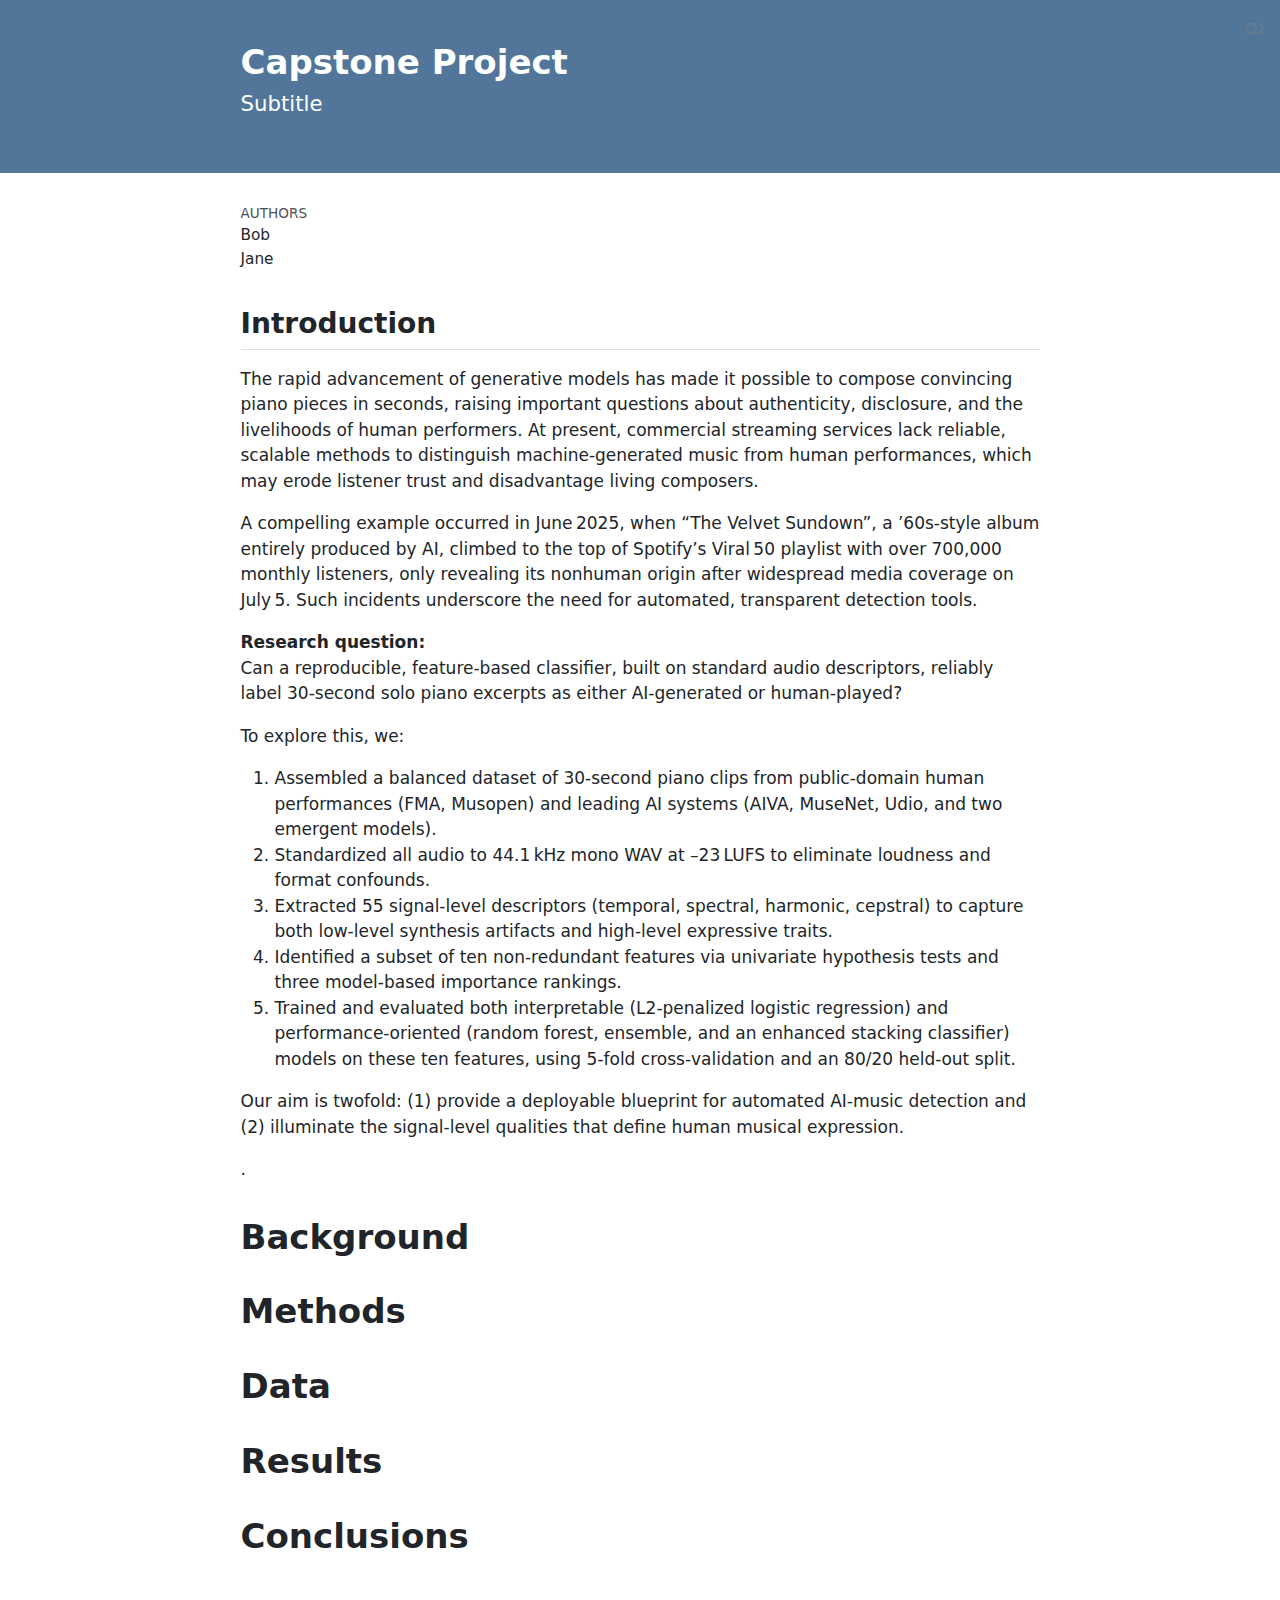
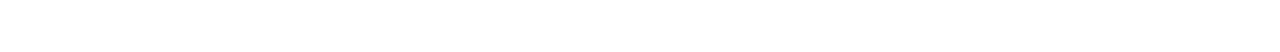
<file: capstone.html>
<!DOCTYPE html>
<html xmlns="http://www.w3.org/1999/xhtml" lang="en" xml:lang="en"><head>

<meta charset="utf-8">
<meta name="generator" content="quarto-1.7.32">

<meta name="viewport" content="width=device-width, initial-scale=1.0, user-scalable=yes">


<title>Capstone Project</title>
<style>
code{white-space: pre-wrap;}
span.smallcaps{font-variant: small-caps;}
div.columns{display: flex; gap: min(4vw, 1.5em);}
div.column{flex: auto; overflow-x: auto;}
div.hanging-indent{margin-left: 1.5em; text-indent: -1.5em;}
ul.task-list{list-style: none;}
ul.task-list li input[type="checkbox"] {
  width: 0.8em;
  margin: 0 0.8em 0.2em -1em; /* quarto-specific, see https://github.com/quarto-dev/quarto-cli/issues/4556 */ 
  vertical-align: middle;
}
</style>


<script src="capstone_files/libs/clipboard/clipboard.min.js"></script>
<script src="capstone_files/libs/quarto-html/quarto.js" type="module"></script>
<script src="capstone_files/libs/quarto-html/tabsets/tabsets.js" type="module"></script>
<script src="capstone_files/libs/quarto-html/popper.min.js"></script>
<script src="capstone_files/libs/quarto-html/tippy.umd.min.js"></script>
<script src="capstone_files/libs/quarto-html/anchor.min.js"></script>
<link href="capstone_files/libs/quarto-html/tippy.css" rel="stylesheet">
<link href="capstone_files/libs/quarto-html/quarto-syntax-highlighting-37eea08aefeeee20ff55810ff984fec1.css" rel="stylesheet" class="quarto-color-scheme" id="quarto-text-highlighting-styles">
<link href="capstone_files/libs/quarto-html/quarto-syntax-highlighting-dark-2fef5ea3f8957b3e4ecc936fc74692ca.css" rel="stylesheet" class="quarto-color-scheme quarto-color-alternate" id="quarto-text-highlighting-styles">
<link href="capstone_files/libs/quarto-html/quarto-syntax-highlighting-37eea08aefeeee20ff55810ff984fec1.css" rel="stylesheet" class="quarto-color-scheme-extra" id="quarto-text-highlighting-styles">
<script src="capstone_files/libs/bootstrap/bootstrap.min.js"></script>
<link href="capstone_files/libs/bootstrap/bootstrap-icons.css" rel="stylesheet">
<link href="capstone_files/libs/bootstrap/bootstrap-81267100e462c21b3d6c0d5bf76a3417.min.css" rel="stylesheet" append-hash="true" class="quarto-color-scheme" id="quarto-bootstrap" data-mode="light">
<link href="capstone_files/libs/bootstrap/bootstrap-dark-b15df86742554840d07b04d0f56a07e9.min.css" rel="stylesheet" append-hash="true" class="quarto-color-scheme quarto-color-alternate" id="quarto-bootstrap" data-mode="dark">
<link href="capstone_files/libs/bootstrap/bootstrap-81267100e462c21b3d6c0d5bf76a3417.min.css" rel="stylesheet" append-hash="true" class="quarto-color-scheme-extra" id="quarto-bootstrap" data-mode="light">


</head>

<body class="fullcontent quarto-light"><script id="quarto-html-before-body" type="application/javascript">
    const toggleBodyColorMode = (bsSheetEl) => {
      const mode = bsSheetEl.getAttribute("data-mode");
      const bodyEl = window.document.querySelector("body");
      if (mode === "dark") {
        bodyEl.classList.add("quarto-dark");
        bodyEl.classList.remove("quarto-light");
      } else {
        bodyEl.classList.add("quarto-light");
        bodyEl.classList.remove("quarto-dark");
      }
    }
    const toggleBodyColorPrimary = () => {
      const bsSheetEl = window.document.querySelector("link#quarto-bootstrap:not([rel=disabled-stylesheet])");
      if (bsSheetEl) {
        toggleBodyColorMode(bsSheetEl);
      }
    }
    const setColorSchemeToggle = (alternate) => {
      const toggles = window.document.querySelectorAll('.quarto-color-scheme-toggle');
      for (let i=0; i < toggles.length; i++) {
        const toggle = toggles[i];
        if (toggle) {
          if (alternate) {
            toggle.classList.add("alternate");
          } else {
            toggle.classList.remove("alternate");
          }
        }
      }
    };
    const toggleColorMode = (alternate) => {
      // Switch the stylesheets
      const primaryStylesheets = window.document.querySelectorAll('link.quarto-color-scheme:not(.quarto-color-alternate)');
      const alternateStylesheets = window.document.querySelectorAll('link.quarto-color-scheme.quarto-color-alternate');
      manageTransitions('#quarto-margin-sidebar .nav-link', false);
      if (alternate) {
        // note: dark is layered on light, we don't disable primary!
        enableStylesheet(alternateStylesheets);
        for (const sheetNode of alternateStylesheets) {
          if (sheetNode.id === "quarto-bootstrap") {
            toggleBodyColorMode(sheetNode);
          }
        }
      } else {
        disableStylesheet(alternateStylesheets);
        enableStylesheet(primaryStylesheets)
        toggleBodyColorPrimary();
      }
      manageTransitions('#quarto-margin-sidebar .nav-link', true);
      // Switch the toggles
      setColorSchemeToggle(alternate)
      // Hack to workaround the fact that safari doesn't
      // properly recolor the scrollbar when toggling (#1455)
      if (navigator.userAgent.indexOf('Safari') > 0 && navigator.userAgent.indexOf('Chrome') == -1) {
        manageTransitions("body", false);
        window.scrollTo(0, 1);
        setTimeout(() => {
          window.scrollTo(0, 0);
          manageTransitions("body", true);
        }, 40);
      }
    }
    const disableStylesheet = (stylesheets) => {
      for (let i=0; i < stylesheets.length; i++) {
        const stylesheet = stylesheets[i];
        stylesheet.rel = 'disabled-stylesheet';
      }
    }
    const enableStylesheet = (stylesheets) => {
      for (let i=0; i < stylesheets.length; i++) {
        const stylesheet = stylesheets[i];
        if(stylesheet.rel !== 'stylesheet') { // for Chrome, which will still FOUC without this check
          stylesheet.rel = 'stylesheet';
        }
      }
    }
    const manageTransitions = (selector, allowTransitions) => {
      const els = window.document.querySelectorAll(selector);
      for (let i=0; i < els.length; i++) {
        const el = els[i];
        if (allowTransitions) {
          el.classList.remove('notransition');
        } else {
          el.classList.add('notransition');
        }
      }
    }
    const isFileUrl = () => {
      return window.location.protocol === 'file:';
    }
    const hasAlternateSentinel = () => {
      let styleSentinel = getColorSchemeSentinel();
      if (styleSentinel !== null) {
        return styleSentinel === "alternate";
      } else {
        return false;
      }
    }
    const setStyleSentinel = (alternate) => {
      const value = alternate ? "alternate" : "default";
      if (!isFileUrl()) {
        window.localStorage.setItem("quarto-color-scheme", value);
      } else {
        localAlternateSentinel = value;
      }
    }
    const getColorSchemeSentinel = () => {
      if (!isFileUrl()) {
        const storageValue = window.localStorage.getItem("quarto-color-scheme");
        return storageValue != null ? storageValue : localAlternateSentinel;
      } else {
        return localAlternateSentinel;
      }
    }
    const toggleGiscusIfUsed = (isAlternate, darkModeDefault) => {
      const baseTheme = document.querySelector('#giscus-base-theme')?.value ?? 'light';
      const alternateTheme = document.querySelector('#giscus-alt-theme')?.value ?? 'dark';
      let newTheme = '';
      if(authorPrefersDark) {
        newTheme = isAlternate ? baseTheme : alternateTheme;
      } else {
        newTheme = isAlternate ? alternateTheme : baseTheme;
      }
      const changeGiscusTheme = () => {
        // From: https://github.com/giscus/giscus/issues/336
        const sendMessage = (message) => {
          const iframe = document.querySelector('iframe.giscus-frame');
          if (!iframe) return;
          iframe.contentWindow.postMessage({ giscus: message }, 'https://giscus.app');
        }
        sendMessage({
          setConfig: {
            theme: newTheme
          }
        });
      }
      const isGiscussLoaded = window.document.querySelector('iframe.giscus-frame') !== null;
      if (isGiscussLoaded) {
        changeGiscusTheme();
      }
    };
    const authorPrefersDark = false;
    const darkModeDefault = authorPrefersDark;
      document.querySelector('link#quarto-text-highlighting-styles.quarto-color-scheme-extra').rel = 'disabled-stylesheet';
      document.querySelector('link#quarto-bootstrap.quarto-color-scheme-extra').rel = 'disabled-stylesheet';
    let localAlternateSentinel = darkModeDefault ? 'alternate' : 'default';
    // Dark / light mode switch
    window.quartoToggleColorScheme = () => {
      // Read the current dark / light value
      let toAlternate = !hasAlternateSentinel();
      toggleColorMode(toAlternate);
      setStyleSentinel(toAlternate);
      toggleGiscusIfUsed(toAlternate, darkModeDefault);
      window.dispatchEvent(new Event('resize'));
    };
    // Switch to dark mode if need be
    if (hasAlternateSentinel()) {
      toggleColorMode(true);
    } else {
      toggleColorMode(false);
    }
  </script>

<header id="title-block-header" class="quarto-title-block default page-columns page-full">
  <div class="quarto-title-banner page-columns page-full">
    <div class="quarto-title column-body">
      <h1 class="title">Capstone Project</h1>
            <p class="subtitle lead">Subtitle</p>
                      </div>
  </div>
    
  
  <div class="quarto-title-meta">

      <div>
      <div class="quarto-title-meta-heading">Authors</div>
      <div class="quarto-title-meta-contents">
               <p>Bob </p>
               <p>Jane </p>
            </div>
    </div>
      
    
      
    </div>
    
  
  </header><div id="quarto-content" class="page-columns page-rows-contents page-layout-article">

<main class="content quarto-banner-title-block" id="quarto-document-content">






<section id="introduction" class="level2">
<h2 class="anchored" data-anchor-id="introduction">Introduction</h2>
<p>The rapid advancement of generative models has made it possible to compose convincing piano pieces in seconds, raising important questions about authenticity, disclosure, and the livelihoods of human performers. At present, commercial streaming services lack reliable, scalable methods to distinguish machine‑generated music from human performances, which may erode listener trust and disadvantage living composers.</p>
<p>A compelling example occurred in June 2025, when “The Velvet Sundown”, a ’60s‑style album entirely produced by AI, climbed to the top of Spotify’s Viral 50 playlist with over 700,000 monthly listeners, only revealing its nonhuman origin after widespread media coverage on July 5. Such incidents underscore the need for automated, transparent detection tools.</p>
<p><strong>Research question:</strong><br>
Can a reproducible, feature‑based classifier, built on standard audio descriptors, reliably label 30‑second solo piano excerpts as either AI‑generated or human‑played?</p>
<p>To explore this, we:</p>
<ol type="1">
<li>Assembled a balanced dataset of 30‑second piano clips from public‑domain human performances (FMA, Musopen) and leading AI systems (AIVA, MuseNet, Udio, and two emergent models).<br>
</li>
<li>Standardized all audio to 44.1 kHz mono WAV at –23 LUFS to eliminate loudness and format confounds.<br>
</li>
<li>Extracted 55 signal‑level descriptors (temporal, spectral, harmonic, cepstral) to capture both low‑level synthesis artifacts and high‑level expressive traits.<br>
</li>
<li>Identified a subset of ten non‑redundant features via univariate hypothesis tests and three model‑based importance rankings.<br>
</li>
<li>Trained and evaluated both interpretable (L2‑penalized logistic regression) and performance‑oriented (random forest, ensemble, and an enhanced stacking classifier) models on these ten features, using 5‑fold cross‑validation and an 80/20 held‑out split.</li>
</ol>
<p>Our aim is twofold: (1) provide a deployable blueprint for automated AI‑music detection and (2) illuminate the signal‑level qualities that define human musical expression.</p>
<p>.</p>
</section>
<section id="background" class="level1">
<h1>Background</h1>
</section>
<section id="methods" class="level1">
<h1>Methods</h1>
</section>
<section id="data" class="level1">
<h1>Data</h1>
</section>
<section id="results" class="level1">
<h1>Results</h1>
</section>
<section id="conclusions" class="level1">
<h1>Conclusions</h1>
</section>

</main>
<!-- /main column -->
<script id="quarto-html-after-body" type="application/javascript">
  window.document.addEventListener("DOMContentLoaded", function (event) {
    // Ensure there is a toggle, if there isn't float one in the top right
    if (window.document.querySelector('.quarto-color-scheme-toggle') === null) {
      const a = window.document.createElement('a');
      a.classList.add('top-right');
      a.classList.add('quarto-color-scheme-toggle');
      a.href = "";
      a.onclick = function() { try { window.quartoToggleColorScheme(); } catch {} return false; };
      const i = window.document.createElement("i");
      i.classList.add('bi');
      a.appendChild(i);
      window.document.body.appendChild(a);
    }
    setColorSchemeToggle(hasAlternateSentinel())
    const icon = "";
    const anchorJS = new window.AnchorJS();
    anchorJS.options = {
      placement: 'right',
      icon: icon
    };
    anchorJS.add('.anchored');
    const isCodeAnnotation = (el) => {
      for (const clz of el.classList) {
        if (clz.startsWith('code-annotation-')) {                     
          return true;
        }
      }
      return false;
    }
    const onCopySuccess = function(e) {
      // button target
      const button = e.trigger;
      // don't keep focus
      button.blur();
      // flash "checked"
      button.classList.add('code-copy-button-checked');
      var currentTitle = button.getAttribute("title");
      button.setAttribute("title", "Copied!");
      let tooltip;
      if (window.bootstrap) {
        button.setAttribute("data-bs-toggle", "tooltip");
        button.setAttribute("data-bs-placement", "left");
        button.setAttribute("data-bs-title", "Copied!");
        tooltip = new bootstrap.Tooltip(button, 
          { trigger: "manual", 
            customClass: "code-copy-button-tooltip",
            offset: [0, -8]});
        tooltip.show();    
      }
      setTimeout(function() {
        if (tooltip) {
          tooltip.hide();
          button.removeAttribute("data-bs-title");
          button.removeAttribute("data-bs-toggle");
          button.removeAttribute("data-bs-placement");
        }
        button.setAttribute("title", currentTitle);
        button.classList.remove('code-copy-button-checked');
      }, 1000);
      // clear code selection
      e.clearSelection();
    }
    const getTextToCopy = function(trigger) {
        const codeEl = trigger.previousElementSibling.cloneNode(true);
        for (const childEl of codeEl.children) {
          if (isCodeAnnotation(childEl)) {
            childEl.remove();
          }
        }
        return codeEl.innerText;
    }
    const clipboard = new window.ClipboardJS('.code-copy-button:not([data-in-quarto-modal])', {
      text: getTextToCopy
    });
    clipboard.on('success', onCopySuccess);
    if (window.document.getElementById('quarto-embedded-source-code-modal')) {
      const clipboardModal = new window.ClipboardJS('.code-copy-button[data-in-quarto-modal]', {
        text: getTextToCopy,
        container: window.document.getElementById('quarto-embedded-source-code-modal')
      });
      clipboardModal.on('success', onCopySuccess);
    }
      var localhostRegex = new RegExp(/^(?:http|https):\/\/localhost\:?[0-9]*\//);
      var mailtoRegex = new RegExp(/^mailto:/);
        var filterRegex = new RegExp('/' + window.location.host + '/');
      var isInternal = (href) => {
          return filterRegex.test(href) || localhostRegex.test(href) || mailtoRegex.test(href);
      }
      // Inspect non-navigation links and adorn them if external
     var links = window.document.querySelectorAll('a[href]:not(.nav-link):not(.navbar-brand):not(.toc-action):not(.sidebar-link):not(.sidebar-item-toggle):not(.pagination-link):not(.no-external):not([aria-hidden]):not(.dropdown-item):not(.quarto-navigation-tool):not(.about-link)');
      for (var i=0; i<links.length; i++) {
        const link = links[i];
        if (!isInternal(link.href)) {
          // undo the damage that might have been done by quarto-nav.js in the case of
          // links that we want to consider external
          if (link.dataset.originalHref !== undefined) {
            link.href = link.dataset.originalHref;
          }
        }
      }
    function tippyHover(el, contentFn, onTriggerFn, onUntriggerFn) {
      const config = {
        allowHTML: true,
        maxWidth: 500,
        delay: 100,
        arrow: false,
        appendTo: function(el) {
            return el.parentElement;
        },
        interactive: true,
        interactiveBorder: 10,
        theme: 'quarto',
        placement: 'bottom-start',
      };
      if (contentFn) {
        config.content = contentFn;
      }
      if (onTriggerFn) {
        config.onTrigger = onTriggerFn;
      }
      if (onUntriggerFn) {
        config.onUntrigger = onUntriggerFn;
      }
      window.tippy(el, config); 
    }
    const noterefs = window.document.querySelectorAll('a[role="doc-noteref"]');
    for (var i=0; i<noterefs.length; i++) {
      const ref = noterefs[i];
      tippyHover(ref, function() {
        // use id or data attribute instead here
        let href = ref.getAttribute('data-footnote-href') || ref.getAttribute('href');
        try { href = new URL(href).hash; } catch {}
        const id = href.replace(/^#\/?/, "");
        const note = window.document.getElementById(id);
        if (note) {
          return note.innerHTML;
        } else {
          return "";
        }
      });
    }
    const xrefs = window.document.querySelectorAll('a.quarto-xref');
    const processXRef = (id, note) => {
      // Strip column container classes
      const stripColumnClz = (el) => {
        el.classList.remove("page-full", "page-columns");
        if (el.children) {
          for (const child of el.children) {
            stripColumnClz(child);
          }
        }
      }
      stripColumnClz(note)
      if (id === null || id.startsWith('sec-')) {
        // Special case sections, only their first couple elements
        const container = document.createElement("div");
        if (note.children && note.children.length > 2) {
          container.appendChild(note.children[0].cloneNode(true));
          for (let i = 1; i < note.children.length; i++) {
            const child = note.children[i];
            if (child.tagName === "P" && child.innerText === "") {
              continue;
            } else {
              container.appendChild(child.cloneNode(true));
              break;
            }
          }
          if (window.Quarto?.typesetMath) {
            window.Quarto.typesetMath(container);
          }
          return container.innerHTML
        } else {
          if (window.Quarto?.typesetMath) {
            window.Quarto.typesetMath(note);
          }
          return note.innerHTML;
        }
      } else {
        // Remove any anchor links if they are present
        const anchorLink = note.querySelector('a.anchorjs-link');
        if (anchorLink) {
          anchorLink.remove();
        }
        if (window.Quarto?.typesetMath) {
          window.Quarto.typesetMath(note);
        }
        if (note.classList.contains("callout")) {
          return note.outerHTML;
        } else {
          return note.innerHTML;
        }
      }
    }
    for (var i=0; i<xrefs.length; i++) {
      const xref = xrefs[i];
      tippyHover(xref, undefined, function(instance) {
        instance.disable();
        let url = xref.getAttribute('href');
        let hash = undefined; 
        if (url.startsWith('#')) {
          hash = url;
        } else {
          try { hash = new URL(url).hash; } catch {}
        }
        if (hash) {
          const id = hash.replace(/^#\/?/, "");
          const note = window.document.getElementById(id);
          if (note !== null) {
            try {
              const html = processXRef(id, note.cloneNode(true));
              instance.setContent(html);
            } finally {
              instance.enable();
              instance.show();
            }
          } else {
            // See if we can fetch this
            fetch(url.split('#')[0])
            .then(res => res.text())
            .then(html => {
              const parser = new DOMParser();
              const htmlDoc = parser.parseFromString(html, "text/html");
              const note = htmlDoc.getElementById(id);
              if (note !== null) {
                const html = processXRef(id, note);
                instance.setContent(html);
              } 
            }).finally(() => {
              instance.enable();
              instance.show();
            });
          }
        } else {
          // See if we can fetch a full url (with no hash to target)
          // This is a special case and we should probably do some content thinning / targeting
          fetch(url)
          .then(res => res.text())
          .then(html => {
            const parser = new DOMParser();
            const htmlDoc = parser.parseFromString(html, "text/html");
            const note = htmlDoc.querySelector('main.content');
            if (note !== null) {
              // This should only happen for chapter cross references
              // (since there is no id in the URL)
              // remove the first header
              if (note.children.length > 0 && note.children[0].tagName === "HEADER") {
                note.children[0].remove();
              }
              const html = processXRef(null, note);
              instance.setContent(html);
            } 
          }).finally(() => {
            instance.enable();
            instance.show();
          });
        }
      }, function(instance) {
      });
    }
        let selectedAnnoteEl;
        const selectorForAnnotation = ( cell, annotation) => {
          let cellAttr = 'data-code-cell="' + cell + '"';
          let lineAttr = 'data-code-annotation="' +  annotation + '"';
          const selector = 'span[' + cellAttr + '][' + lineAttr + ']';
          return selector;
        }
        const selectCodeLines = (annoteEl) => {
          const doc = window.document;
          const targetCell = annoteEl.getAttribute("data-target-cell");
          const targetAnnotation = annoteEl.getAttribute("data-target-annotation");
          const annoteSpan = window.document.querySelector(selectorForAnnotation(targetCell, targetAnnotation));
          const lines = annoteSpan.getAttribute("data-code-lines").split(",");
          const lineIds = lines.map((line) => {
            return targetCell + "-" + line;
          })
          let top = null;
          let height = null;
          let parent = null;
          if (lineIds.length > 0) {
              //compute the position of the single el (top and bottom and make a div)
              const el = window.document.getElementById(lineIds[0]);
              top = el.offsetTop;
              height = el.offsetHeight;
              parent = el.parentElement.parentElement;
            if (lineIds.length > 1) {
              const lastEl = window.document.getElementById(lineIds[lineIds.length - 1]);
              const bottom = lastEl.offsetTop + lastEl.offsetHeight;
              height = bottom - top;
            }
            if (top !== null && height !== null && parent !== null) {
              // cook up a div (if necessary) and position it 
              let div = window.document.getElementById("code-annotation-line-highlight");
              if (div === null) {
                div = window.document.createElement("div");
                div.setAttribute("id", "code-annotation-line-highlight");
                div.style.position = 'absolute';
                parent.appendChild(div);
              }
              div.style.top = top - 2 + "px";
              div.style.height = height + 4 + "px";
              div.style.left = 0;
              let gutterDiv = window.document.getElementById("code-annotation-line-highlight-gutter");
              if (gutterDiv === null) {
                gutterDiv = window.document.createElement("div");
                gutterDiv.setAttribute("id", "code-annotation-line-highlight-gutter");
                gutterDiv.style.position = 'absolute';
                const codeCell = window.document.getElementById(targetCell);
                const gutter = codeCell.querySelector('.code-annotation-gutter');
                gutter.appendChild(gutterDiv);
              }
              gutterDiv.style.top = top - 2 + "px";
              gutterDiv.style.height = height + 4 + "px";
            }
            selectedAnnoteEl = annoteEl;
          }
        };
        const unselectCodeLines = () => {
          const elementsIds = ["code-annotation-line-highlight", "code-annotation-line-highlight-gutter"];
          elementsIds.forEach((elId) => {
            const div = window.document.getElementById(elId);
            if (div) {
              div.remove();
            }
          });
          selectedAnnoteEl = undefined;
        };
          // Handle positioning of the toggle
      window.addEventListener(
        "resize",
        throttle(() => {
          elRect = undefined;
          if (selectedAnnoteEl) {
            selectCodeLines(selectedAnnoteEl);
          }
        }, 10)
      );
      function throttle(fn, ms) {
      let throttle = false;
      let timer;
        return (...args) => {
          if(!throttle) { // first call gets through
              fn.apply(this, args);
              throttle = true;
          } else { // all the others get throttled
              if(timer) clearTimeout(timer); // cancel #2
              timer = setTimeout(() => {
                fn.apply(this, args);
                timer = throttle = false;
              }, ms);
          }
        };
      }
        // Attach click handler to the DT
        const annoteDls = window.document.querySelectorAll('dt[data-target-cell]');
        for (const annoteDlNode of annoteDls) {
          annoteDlNode.addEventListener('click', (event) => {
            const clickedEl = event.target;
            if (clickedEl !== selectedAnnoteEl) {
              unselectCodeLines();
              const activeEl = window.document.querySelector('dt[data-target-cell].code-annotation-active');
              if (activeEl) {
                activeEl.classList.remove('code-annotation-active');
              }
              selectCodeLines(clickedEl);
              clickedEl.classList.add('code-annotation-active');
            } else {
              // Unselect the line
              unselectCodeLines();
              clickedEl.classList.remove('code-annotation-active');
            }
          });
        }
    const findCites = (el) => {
      const parentEl = el.parentElement;
      if (parentEl) {
        const cites = parentEl.dataset.cites;
        if (cites) {
          return {
            el,
            cites: cites.split(' ')
          };
        } else {
          return findCites(el.parentElement)
        }
      } else {
        return undefined;
      }
    };
    var bibliorefs = window.document.querySelectorAll('a[role="doc-biblioref"]');
    for (var i=0; i<bibliorefs.length; i++) {
      const ref = bibliorefs[i];
      const citeInfo = findCites(ref);
      if (citeInfo) {
        tippyHover(citeInfo.el, function() {
          var popup = window.document.createElement('div');
          citeInfo.cites.forEach(function(cite) {
            var citeDiv = window.document.createElement('div');
            citeDiv.classList.add('hanging-indent');
            citeDiv.classList.add('csl-entry');
            var biblioDiv = window.document.getElementById('ref-' + cite);
            if (biblioDiv) {
              citeDiv.innerHTML = biblioDiv.innerHTML;
            }
            popup.appendChild(citeDiv);
          });
          return popup.innerHTML;
        });
      }
    }
  });
  </script>
</div> <!-- /content -->




</body></html>
</file>
<file: site_libs/quarto-html/tippy.css>
.tippy-box[data-animation=fade][data-state=hidden]{opacity:0}[data-tippy-root]{max-width:calc(100vw - 10px)}.tippy-box{position:relative;background-color:#333;color:#fff;border-radius:4px;font-size:14px;line-height:1.4;white-space:normal;outline:0;transition-property:transform,visibility,opacity}.tippy-box[data-placement^=top]>.tippy-arrow{bottom:0}.tippy-box[data-placement^=top]>.tippy-arrow:before{bottom:-7px;left:0;border-width:8px 8px 0;border-top-color:initial;transform-origin:center top}.tippy-box[data-placement^=bottom]>.tippy-arrow{top:0}.tippy-box[data-placement^=bottom]>.tippy-arrow:before{top:-7px;left:0;border-width:0 8px 8px;border-bottom-color:initial;transform-origin:center bottom}.tippy-box[data-placement^=left]>.tippy-arrow{right:0}.tippy-box[data-placement^=left]>.tippy-arrow:before{border-width:8px 0 8px 8px;border-left-color:initial;right:-7px;transform-origin:center left}.tippy-box[data-placement^=right]>.tippy-arrow{left:0}.tippy-box[data-placement^=right]>.tippy-arrow:before{left:-7px;border-width:8px 8px 8px 0;border-right-color:initial;transform-origin:center right}.tippy-box[data-inertia][data-state=visible]{transition-timing-function:cubic-bezier(.54,1.5,.38,1.11)}.tippy-arrow{width:16px;height:16px;color:#333}.tippy-arrow:before{content:"";position:absolute;border-color:transparent;border-style:solid}.tippy-content{position:relative;padding:5px 9px;z-index:1}
</file>
<file: site_libs/quarto-html/quarto-syntax-highlighting-37eea08aefeeee20ff55810ff984fec1.css>
/* quarto syntax highlight colors */
:root {
  --quarto-hl-ot-color: #003B4F;
  --quarto-hl-at-color: #657422;
  --quarto-hl-ss-color: #20794D;
  --quarto-hl-an-color: #5E5E5E;
  --quarto-hl-fu-color: #4758AB;
  --quarto-hl-st-color: #20794D;
  --quarto-hl-cf-color: #003B4F;
  --quarto-hl-op-color: #5E5E5E;
  --quarto-hl-er-color: #AD0000;
  --quarto-hl-bn-color: #AD0000;
  --quarto-hl-al-color: #AD0000;
  --quarto-hl-va-color: #111111;
  --quarto-hl-bu-color: inherit;
  --quarto-hl-ex-color: inherit;
  --quarto-hl-pp-color: #AD0000;
  --quarto-hl-in-color: #5E5E5E;
  --quarto-hl-vs-color: #20794D;
  --quarto-hl-wa-color: #5E5E5E;
  --quarto-hl-do-color: #5E5E5E;
  --quarto-hl-im-color: #00769E;
  --quarto-hl-ch-color: #20794D;
  --quarto-hl-dt-color: #AD0000;
  --quarto-hl-fl-color: #AD0000;
  --quarto-hl-co-color: #5E5E5E;
  --quarto-hl-cv-color: #5E5E5E;
  --quarto-hl-cn-color: #8f5902;
  --quarto-hl-sc-color: #5E5E5E;
  --quarto-hl-dv-color: #AD0000;
  --quarto-hl-kw-color: #003B4F;
}

/* other quarto variables */
:root {
  --quarto-font-monospace: SFMono-Regular, Menlo, Monaco, Consolas, "Liberation Mono", "Courier New", monospace;
}

/* syntax highlight based on Pandoc's rules */
pre > code.sourceCode > span {
  color: #003B4F;
}

code.sourceCode > span {
  color: #003B4F;
}

div.sourceCode,
div.sourceCode pre.sourceCode {
  color: #003B4F;
}

/* Normal */
code span {
  color: #003B4F;
}

/* Alert */
code span.al {
  color: #AD0000;
  font-style: inherit;
}

/* Annotation */
code span.an {
  color: #5E5E5E;
  font-style: inherit;
}

/* Attribute */
code span.at {
  color: #657422;
  font-style: inherit;
}

/* BaseN */
code span.bn {
  color: #AD0000;
  font-style: inherit;
}

/* BuiltIn */
code span.bu {
  font-style: inherit;
}

/* ControlFlow */
code span.cf {
  color: #003B4F;
  font-weight: bold;
  font-style: inherit;
}

/* Char */
code span.ch {
  color: #20794D;
  font-style: inherit;
}

/* Constant */
code span.cn {
  color: #8f5902;
  font-style: inherit;
}

/* Comment */
code span.co {
  color: #5E5E5E;
  font-style: inherit;
}

/* CommentVar */
code span.cv {
  color: #5E5E5E;
  font-style: italic;
}

/* Documentation */
code span.do {
  color: #5E5E5E;
  font-style: italic;
}

/* DataType */
code span.dt {
  color: #AD0000;
  font-style: inherit;
}

/* DecVal */
code span.dv {
  color: #AD0000;
  font-style: inherit;
}

/* Error */
code span.er {
  color: #AD0000;
  font-style: inherit;
}

/* Extension */
code span.ex {
  font-style: inherit;
}

/* Float */
code span.fl {
  color: #AD0000;
  font-style: inherit;
}

/* Function */
code span.fu {
  color: #4758AB;
  font-style: inherit;
}

/* Import */
code span.im {
  color: #00769E;
  font-style: inherit;
}

/* Information */
code span.in {
  color: #5E5E5E;
  font-style: inherit;
}

/* Keyword */
code span.kw {
  color: #003B4F;
  font-weight: bold;
  font-style: inherit;
}

/* Operator */
code span.op {
  color: #5E5E5E;
  font-style: inherit;
}

/* Other */
code span.ot {
  color: #003B4F;
  font-style: inherit;
}

/* Preprocessor */
code span.pp {
  color: #AD0000;
  font-style: inherit;
}

/* SpecialChar */
code span.sc {
  color: #5E5E5E;
  font-style: inherit;
}

/* SpecialString */
code span.ss {
  color: #20794D;
  font-style: inherit;
}

/* String */
code span.st {
  color: #20794D;
  font-style: inherit;
}

/* Variable */
code span.va {
  color: #111111;
  font-style: inherit;
}

/* VerbatimString */
code span.vs {
  color: #20794D;
  font-style: inherit;
}

/* Warning */
code span.wa {
  color: #5E5E5E;
  font-style: italic;
}

.prevent-inlining {
  content: "</";
}

/*# sourceMappingURL=27d3d809615f7771493d095567f04340.css.map */
</file>
<file: site_libs/quarto-html/quarto-syntax-highlighting-dark-2fef5ea3f8957b3e4ecc936fc74692ca.css>
/* quarto syntax highlight colors */
:root {
  --quarto-hl-al-color: #f07178;
  --quarto-hl-an-color: #d4d0ab;
  --quarto-hl-at-color: #00e0e0;
  --quarto-hl-bn-color: #d4d0ab;
  --quarto-hl-bu-color: #abe338;
  --quarto-hl-ch-color: #abe338;
  --quarto-hl-co-color: #f8f8f2;
  --quarto-hl-cv-color: #ffd700;
  --quarto-hl-cn-color: #ffd700;
  --quarto-hl-cf-color: #ffa07a;
  --quarto-hl-dt-color: #ffa07a;
  --quarto-hl-dv-color: #d4d0ab;
  --quarto-hl-do-color: #f8f8f2;
  --quarto-hl-er-color: #f07178;
  --quarto-hl-ex-color: #00e0e0;
  --quarto-hl-fl-color: #d4d0ab;
  --quarto-hl-fu-color: #ffa07a;
  --quarto-hl-im-color: #abe338;
  --quarto-hl-in-color: #d4d0ab;
  --quarto-hl-kw-color: #ffa07a;
  --quarto-hl-op-color: #ffa07a;
  --quarto-hl-ot-color: #00e0e0;
  --quarto-hl-pp-color: #dcc6e0;
  --quarto-hl-re-color: #00e0e0;
  --quarto-hl-sc-color: #abe338;
  --quarto-hl-ss-color: #abe338;
  --quarto-hl-st-color: #abe338;
  --quarto-hl-va-color: #00e0e0;
  --quarto-hl-vs-color: #abe338;
  --quarto-hl-wa-color: #dcc6e0;
}

/* other quarto variables */
:root {
  --quarto-font-monospace: SFMono-Regular, Menlo, Monaco, Consolas, "Liberation Mono", "Courier New", monospace;
}

/* syntax highlight based on Pandoc's rules */
pre > code.sourceCode > span {
  color: #f8f8f2;
}

code.sourceCode > span {
  color: #f8f8f2;
}

div.sourceCode,
div.sourceCode pre.sourceCode {
  color: #f8f8f2;
}

/* Normal */
code span {
  color: #f8f8f2;
}

/* Alert */
code span.al {
  color: #f07178;
}

/* Annotation */
code span.an {
  color: #d4d0ab;
}

/* Attribute */
code span.at {
  color: #00e0e0;
}

/* BaseN */
code span.bn {
  color: #d4d0ab;
}

/* BuiltIn */
code span.bu {
  color: #abe338;
}

/* ControlFlow */
code span.cf {
  font-weight: bold;
  color: #ffa07a;
}

/* Char */
code span.ch {
  color: #abe338;
}

/* Constant */
code span.cn {
  color: #ffd700;
}

/* Comment */
code span.co {
  font-style: italic;
  color: #f8f8f2;
}

/* CommentVar */
code span.cv {
  color: #ffd700;
}

/* Documentation */
code span.do {
  color: #f8f8f2;
}

/* DataType */
code span.dt {
  color: #ffa07a;
}

/* DecVal */
code span.dv {
  color: #d4d0ab;
}

/* Error */
code span.er {
  color: #f07178;
  text-decoration: underline;
}

/* Extension */
code span.ex {
  font-weight: bold;
  color: #00e0e0;
}

/* Float */
code span.fl {
  color: #d4d0ab;
}

/* Function */
code span.fu {
  color: #ffa07a;
}

/* Import */
code span.im {
  color: #abe338;
}

/* Information */
code span.in {
  color: #d4d0ab;
}

/* Keyword */
code span.kw {
  font-weight: bold;
  color: #ffa07a;
}

/* Operator */
code span.op {
  color: #ffa07a;
}

/* Other */
code span.ot {
  color: #00e0e0;
}

/* Preprocessor */
code span.pp {
  color: #dcc6e0;
}

/* RegionMarker */
code span.re {
  background-color: #f8f8f2;
  color: #00e0e0;
}

/* SpecialChar */
code span.sc {
  color: #abe338;
}

/* SpecialString */
code span.ss {
  color: #abe338;
}

/* String */
code span.st {
  color: #abe338;
}

/* Variable */
code span.va {
  color: #00e0e0;
}

/* VerbatimString */
code span.vs {
  color: #abe338;
}

/* Warning */
code span.wa {
  color: #dcc6e0;
}

.prevent-inlining {
  content: "</";
}

/*# sourceMappingURL=9d1c423767af11a14e59cf8ecfea55bb.css.map */
</file>
<file: capstone_files/libs/quarto-html/tippy.css>
.tippy-box[data-animation=fade][data-state=hidden]{opacity:0}[data-tippy-root]{max-width:calc(100vw - 10px)}.tippy-box{position:relative;background-color:#333;color:#fff;border-radius:4px;font-size:14px;line-height:1.4;white-space:normal;outline:0;transition-property:transform,visibility,opacity}.tippy-box[data-placement^=top]>.tippy-arrow{bottom:0}.tippy-box[data-placement^=top]>.tippy-arrow:before{bottom:-7px;left:0;border-width:8px 8px 0;border-top-color:initial;transform-origin:center top}.tippy-box[data-placement^=bottom]>.tippy-arrow{top:0}.tippy-box[data-placement^=bottom]>.tippy-arrow:before{top:-7px;left:0;border-width:0 8px 8px;border-bottom-color:initial;transform-origin:center bottom}.tippy-box[data-placement^=left]>.tippy-arrow{right:0}.tippy-box[data-placement^=left]>.tippy-arrow:before{border-width:8px 0 8px 8px;border-left-color:initial;right:-7px;transform-origin:center left}.tippy-box[data-placement^=right]>.tippy-arrow{left:0}.tippy-box[data-placement^=right]>.tippy-arrow:before{left:-7px;border-width:8px 8px 8px 0;border-right-color:initial;transform-origin:center right}.tippy-box[data-inertia][data-state=visible]{transition-timing-function:cubic-bezier(.54,1.5,.38,1.11)}.tippy-arrow{width:16px;height:16px;color:#333}.tippy-arrow:before{content:"";position:absolute;border-color:transparent;border-style:solid}.tippy-content{position:relative;padding:5px 9px;z-index:1}
</file>
<file: capstone_files/libs/quarto-html/quarto-syntax-highlighting-37eea08aefeeee20ff55810ff984fec1.css>
/* quarto syntax highlight colors */
:root {
  --quarto-hl-ot-color: #003B4F;
  --quarto-hl-at-color: #657422;
  --quarto-hl-ss-color: #20794D;
  --quarto-hl-an-color: #5E5E5E;
  --quarto-hl-fu-color: #4758AB;
  --quarto-hl-st-color: #20794D;
  --quarto-hl-cf-color: #003B4F;
  --quarto-hl-op-color: #5E5E5E;
  --quarto-hl-er-color: #AD0000;
  --quarto-hl-bn-color: #AD0000;
  --quarto-hl-al-color: #AD0000;
  --quarto-hl-va-color: #111111;
  --quarto-hl-bu-color: inherit;
  --quarto-hl-ex-color: inherit;
  --quarto-hl-pp-color: #AD0000;
  --quarto-hl-in-color: #5E5E5E;
  --quarto-hl-vs-color: #20794D;
  --quarto-hl-wa-color: #5E5E5E;
  --quarto-hl-do-color: #5E5E5E;
  --quarto-hl-im-color: #00769E;
  --quarto-hl-ch-color: #20794D;
  --quarto-hl-dt-color: #AD0000;
  --quarto-hl-fl-color: #AD0000;
  --quarto-hl-co-color: #5E5E5E;
  --quarto-hl-cv-color: #5E5E5E;
  --quarto-hl-cn-color: #8f5902;
  --quarto-hl-sc-color: #5E5E5E;
  --quarto-hl-dv-color: #AD0000;
  --quarto-hl-kw-color: #003B4F;
}

/* other quarto variables */
:root {
  --quarto-font-monospace: SFMono-Regular, Menlo, Monaco, Consolas, "Liberation Mono", "Courier New", monospace;
}

/* syntax highlight based on Pandoc's rules */
pre > code.sourceCode > span {
  color: #003B4F;
}

code.sourceCode > span {
  color: #003B4F;
}

div.sourceCode,
div.sourceCode pre.sourceCode {
  color: #003B4F;
}

/* Normal */
code span {
  color: #003B4F;
}

/* Alert */
code span.al {
  color: #AD0000;
  font-style: inherit;
}

/* Annotation */
code span.an {
  color: #5E5E5E;
  font-style: inherit;
}

/* Attribute */
code span.at {
  color: #657422;
  font-style: inherit;
}

/* BaseN */
code span.bn {
  color: #AD0000;
  font-style: inherit;
}

/* BuiltIn */
code span.bu {
  font-style: inherit;
}

/* ControlFlow */
code span.cf {
  color: #003B4F;
  font-weight: bold;
  font-style: inherit;
}

/* Char */
code span.ch {
  color: #20794D;
  font-style: inherit;
}

/* Constant */
code span.cn {
  color: #8f5902;
  font-style: inherit;
}

/* Comment */
code span.co {
  color: #5E5E5E;
  font-style: inherit;
}

/* CommentVar */
code span.cv {
  color: #5E5E5E;
  font-style: italic;
}

/* Documentation */
code span.do {
  color: #5E5E5E;
  font-style: italic;
}

/* DataType */
code span.dt {
  color: #AD0000;
  font-style: inherit;
}

/* DecVal */
code span.dv {
  color: #AD0000;
  font-style: inherit;
}

/* Error */
code span.er {
  color: #AD0000;
  font-style: inherit;
}

/* Extension */
code span.ex {
  font-style: inherit;
}

/* Float */
code span.fl {
  color: #AD0000;
  font-style: inherit;
}

/* Function */
code span.fu {
  color: #4758AB;
  font-style: inherit;
}

/* Import */
code span.im {
  color: #00769E;
  font-style: inherit;
}

/* Information */
code span.in {
  color: #5E5E5E;
  font-style: inherit;
}

/* Keyword */
code span.kw {
  color: #003B4F;
  font-weight: bold;
  font-style: inherit;
}

/* Operator */
code span.op {
  color: #5E5E5E;
  font-style: inherit;
}

/* Other */
code span.ot {
  color: #003B4F;
  font-style: inherit;
}

/* Preprocessor */
code span.pp {
  color: #AD0000;
  font-style: inherit;
}

/* SpecialChar */
code span.sc {
  color: #5E5E5E;
  font-style: inherit;
}

/* SpecialString */
code span.ss {
  color: #20794D;
  font-style: inherit;
}

/* String */
code span.st {
  color: #20794D;
  font-style: inherit;
}

/* Variable */
code span.va {
  color: #111111;
  font-style: inherit;
}

/* VerbatimString */
code span.vs {
  color: #20794D;
  font-style: inherit;
}

/* Warning */
code span.wa {
  color: #5E5E5E;
  font-style: italic;
}

.prevent-inlining {
  content: "</";
}

/*# sourceMappingURL=27d3d809615f7771493d095567f04340.css.map */
</file>
<file: capstone_files/libs/quarto-html/quarto-syntax-highlighting-dark-2fef5ea3f8957b3e4ecc936fc74692ca.css>
/* quarto syntax highlight colors */
:root {
  --quarto-hl-al-color: #f07178;
  --quarto-hl-an-color: #d4d0ab;
  --quarto-hl-at-color: #00e0e0;
  --quarto-hl-bn-color: #d4d0ab;
  --quarto-hl-bu-color: #abe338;
  --quarto-hl-ch-color: #abe338;
  --quarto-hl-co-color: #f8f8f2;
  --quarto-hl-cv-color: #ffd700;
  --quarto-hl-cn-color: #ffd700;
  --quarto-hl-cf-color: #ffa07a;
  --quarto-hl-dt-color: #ffa07a;
  --quarto-hl-dv-color: #d4d0ab;
  --quarto-hl-do-color: #f8f8f2;
  --quarto-hl-er-color: #f07178;
  --quarto-hl-ex-color: #00e0e0;
  --quarto-hl-fl-color: #d4d0ab;
  --quarto-hl-fu-color: #ffa07a;
  --quarto-hl-im-color: #abe338;
  --quarto-hl-in-color: #d4d0ab;
  --quarto-hl-kw-color: #ffa07a;
  --quarto-hl-op-color: #ffa07a;
  --quarto-hl-ot-color: #00e0e0;
  --quarto-hl-pp-color: #dcc6e0;
  --quarto-hl-re-color: #00e0e0;
  --quarto-hl-sc-color: #abe338;
  --quarto-hl-ss-color: #abe338;
  --quarto-hl-st-color: #abe338;
  --quarto-hl-va-color: #00e0e0;
  --quarto-hl-vs-color: #abe338;
  --quarto-hl-wa-color: #dcc6e0;
}

/* other quarto variables */
:root {
  --quarto-font-monospace: SFMono-Regular, Menlo, Monaco, Consolas, "Liberation Mono", "Courier New", monospace;
}

/* syntax highlight based on Pandoc's rules */
pre > code.sourceCode > span {
  color: #f8f8f2;
}

code.sourceCode > span {
  color: #f8f8f2;
}

div.sourceCode,
div.sourceCode pre.sourceCode {
  color: #f8f8f2;
}

/* Normal */
code span {
  color: #f8f8f2;
}

/* Alert */
code span.al {
  color: #f07178;
}

/* Annotation */
code span.an {
  color: #d4d0ab;
}

/* Attribute */
code span.at {
  color: #00e0e0;
}

/* BaseN */
code span.bn {
  color: #d4d0ab;
}

/* BuiltIn */
code span.bu {
  color: #abe338;
}

/* ControlFlow */
code span.cf {
  font-weight: bold;
  color: #ffa07a;
}

/* Char */
code span.ch {
  color: #abe338;
}

/* Constant */
code span.cn {
  color: #ffd700;
}

/* Comment */
code span.co {
  font-style: italic;
  color: #f8f8f2;
}

/* CommentVar */
code span.cv {
  color: #ffd700;
}

/* Documentation */
code span.do {
  color: #f8f8f2;
}

/* DataType */
code span.dt {
  color: #ffa07a;
}

/* DecVal */
code span.dv {
  color: #d4d0ab;
}

/* Error */
code span.er {
  color: #f07178;
  text-decoration: underline;
}

/* Extension */
code span.ex {
  font-weight: bold;
  color: #00e0e0;
}

/* Float */
code span.fl {
  color: #d4d0ab;
}

/* Function */
code span.fu {
  color: #ffa07a;
}

/* Import */
code span.im {
  color: #abe338;
}

/* Information */
code span.in {
  color: #d4d0ab;
}

/* Keyword */
code span.kw {
  font-weight: bold;
  color: #ffa07a;
}

/* Operator */
code span.op {
  color: #ffa07a;
}

/* Other */
code span.ot {
  color: #00e0e0;
}

/* Preprocessor */
code span.pp {
  color: #dcc6e0;
}

/* RegionMarker */
code span.re {
  background-color: #f8f8f2;
  color: #00e0e0;
}

/* SpecialChar */
code span.sc {
  color: #abe338;
}

/* SpecialString */
code span.ss {
  color: #abe338;
}

/* String */
code span.st {
  color: #abe338;
}

/* Variable */
code span.va {
  color: #00e0e0;
}

/* VerbatimString */
code span.vs {
  color: #abe338;
}

/* Warning */
code span.wa {
  color: #dcc6e0;
}

.prevent-inlining {
  content: "</";
}

/*# sourceMappingURL=9d1c423767af11a14e59cf8ecfea55bb.css.map */
</file>
